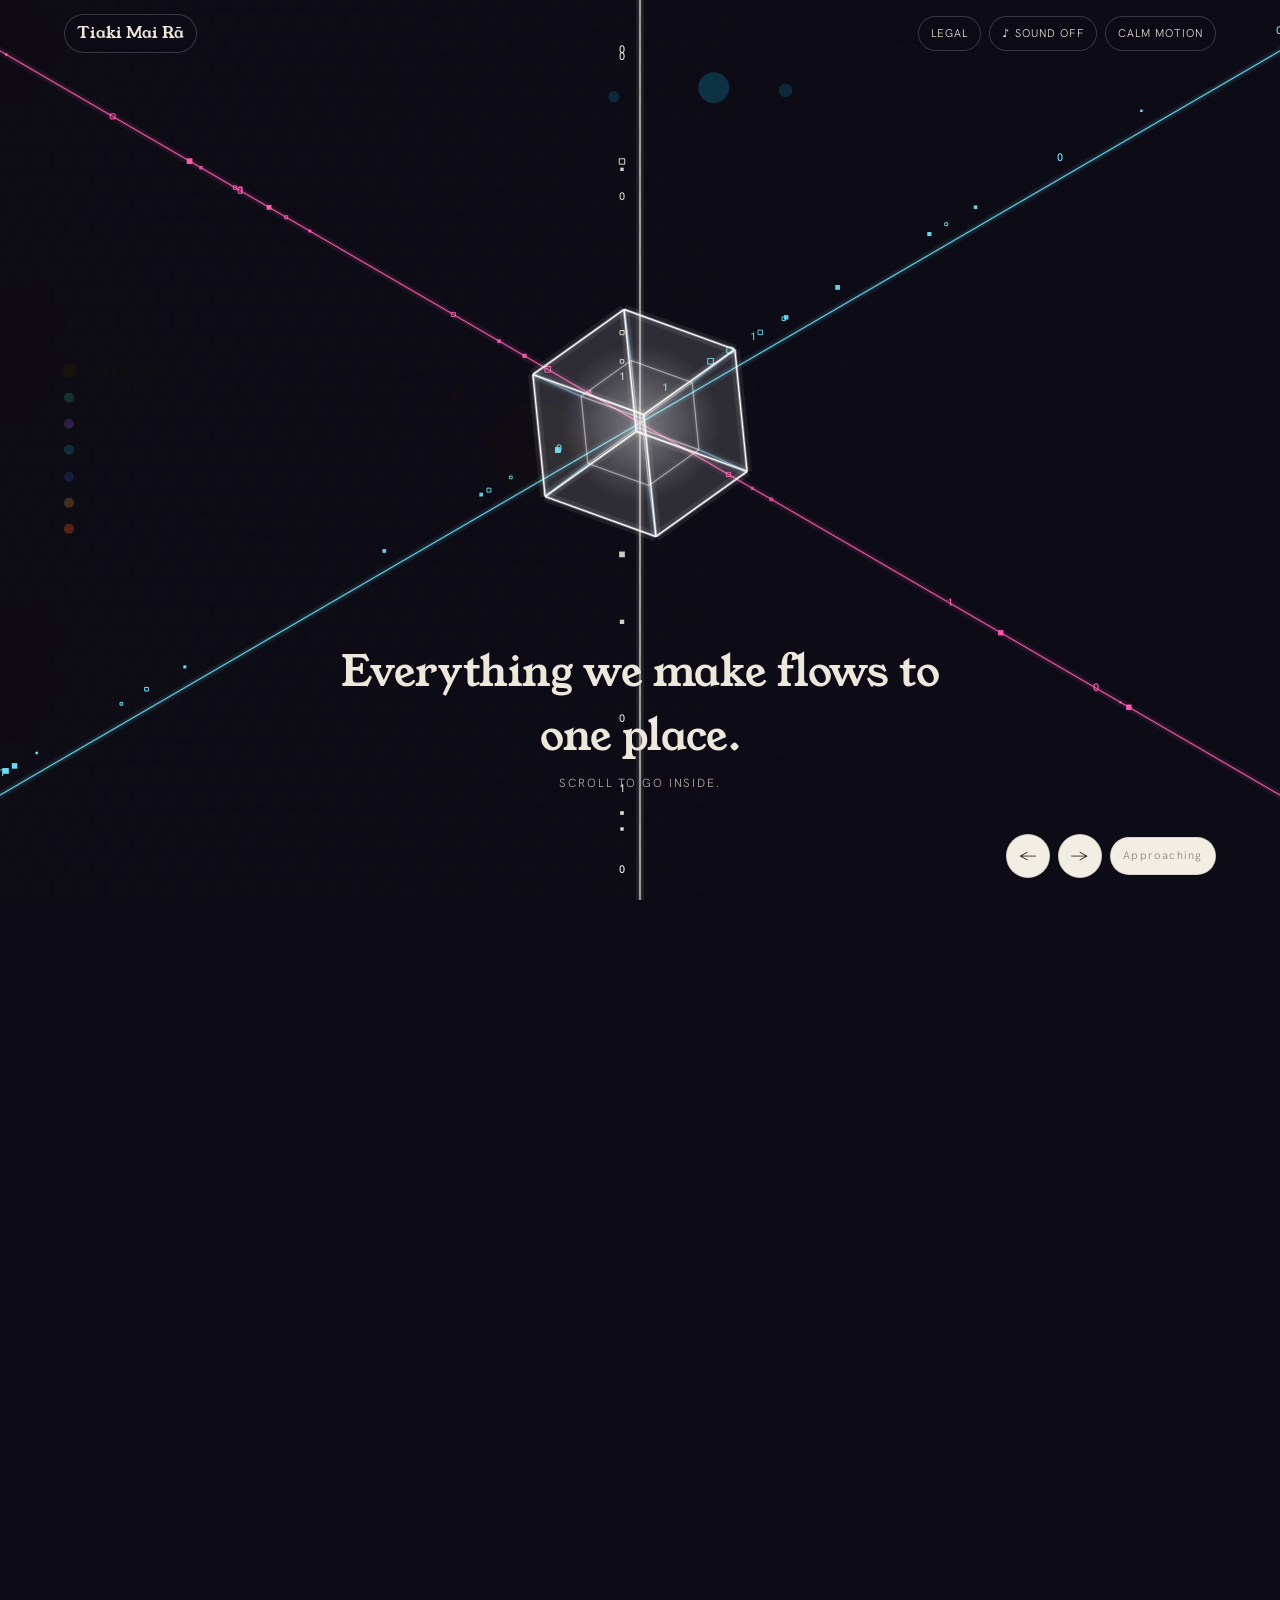
<file: index.html>
<!doctype html>
<html lang="en">
<head>
<meta charset="utf-8">
<script>document.documentElement.classList.add('js');</script>
<meta name="viewport" content="width=device-width, initial-scale=1">
<title>Tiaki Mai Rā — Māori-led digital product studio</title>
<meta name="description" content="Tiaki Mai Rā is a Māori-led digital product studio from Aotearoa New Zealand: UI/UX design and product development across web, mobile, AR and spatial computing, with AI inside and cultural grounding at the centre of the work.">
<link rel="canonical" href="https://tiakimaira.com/">
<meta property="og:type" content="website"><meta property="og:url" content="https://tiakimaira.com/">
<meta property="og:title" content="Tiaki Mai Rā — Māori-led digital product studio"><meta property="og:description" content="Tiaki Mai Rā is a Māori-led digital product studio from Aotearoa New Zealand: UI/UX design and product development across web, mobile, AR and spatial computing, with AI inside and cultural grounding at the centre of the work.">
<meta name="twitter:title" content="Tiaki Mai Rā — Māori-led digital product studio"><meta name="twitter:description" content="Tiaki Mai Rā is a Māori-led digital product studio from Aotearoa New Zealand: UI/UX design and product development across web, mobile, AR and spatial computing, with AI inside and cultural grounding at the centre of the work.">
<link rel="icon" type="image/png" href="/assets/images/logo.png">
<link rel="apple-touch-icon" href="/assets/images/logo.png">
<meta name="theme-color" content="#0d0b16" media="(prefers-color-scheme: dark)">
<meta name="theme-color" content="#f3eee3" media="(prefers-color-scheme: light)">
<meta property="og:site_name" content="Tiaki Mai Rā">
<meta property="og:image" content="https://tiakimaira.com/assets/images/og-image.png">
<meta property="og:image:width" content="1200"><meta property="og:image:height" content="630">
<meta name="twitter:card" content="summary_large_image">
<meta name="twitter:image" content="https://tiakimaira.com/assets/images/og-image.png">
<script type="application/ld+json">
{"@context":"https://schema.org","@type":"ProfessionalService","name":"Tiaki Mai Rā","description":"Tiaki Mai Rā is a Māori-led digital product studio from Aotearoa New Zealand: UI/UX design and product development across web, mobile, AR and spatial computing, with AI inside and cultural grounding at the centre of the work.","url":"https://tiakimaira.com","logo":"https://tiakimaira.com/assets/images/logo.png","image":"https://tiakimaira.com/assets/images/og-image.png","email":"peresethomas649@gmail.com","areaServed":[{"@type":"Country","name":"New Zealand"},{"@type":"City","name":"New York","containedInPlace":{"@type":"Country","name":"United States"}},{"@type":"Country","name":"Australia"}],"knowsAbout":["UI/UX design","Digital product development","Augmented Reality","Virtual Reality","Spatial computing","Apple Vision Pro","Artificial Intelligence","Digital transformation","Cultural storytelling","Māori design"],"sameAs":["https://github.com/peresethomas649-byte","https://www.linkedin.com/in/thomas-perese-140441190","https://www.linkedin.com/in/ray-jonson-tui-hikaka-5973a1213/"],"founder":[{"@type":"Person","name":"Thomas Kereama Perese"},{"@type":"Person","name":"Ray Jonson Tui Hikaka"}]}
</script>
<link rel="preconnect" href="https://fonts.googleapis.com">
<link rel="preconnect" href="https://fonts.gstatic.com" crossorigin>
<link rel="stylesheet" href="https://fonts.googleapis.com/css2?family=Young+Serif&family=Hanken+Grotesk:wght@300;400;500;600&display=swap">
<style>
:root {
    --paper: #f3eee3; --paper-2: #ebe4d5; --ink: #16130f; --ink-2: #4a4439; --ink-3: #8a8272;
    --line: rgba(22,19,15,.12);
    --guide: var(--ink);
    --gutter: clamp(16px, 5vw, 72px);
    --font-display: 'Young Serif', Georgia, serif;      /* swap in one place */
    --font-body: 'Hanken Grotesk', system-ui, sans-serif;
    --glow: #d99a2b;                                     /* route glow outside projects; projects override it with their accent */
    --ease-out: cubic-bezier(.22,.9,.3,1); --spring: cubic-bezier(.34,1.56,.64,1);
  }
  @media (prefers-color-scheme: dark) {
    :root:not([data-theme="light"]) { --paper: #14120f; --paper-2: #1c1915; --ink: #f1ebdf; --ink-2: #c9c1b1; --ink-3: #8b8474; --line: rgba(241,235,223,.14); }
  }
  :root[data-theme="dark"] { --paper: #14120f; --paper-2: #1c1915; --ink: #f1ebdf; --ink-2: #c9c1b1; --ink-3: #8b8474; --line: rgba(241,235,223,.14); }
  * { box-sizing: border-box; }
  html { scroll-behavior: auto; }
  .sr { position: fixed; left: 0; top: 0; width: 1px; height: 1px; overflow: hidden; clip: rect(0 0 0 0); white-space: nowrap; margin: 0; }
  body { margin: 0; background: var(--paper); color: var(--ink); font-family: var(--font-body); font-weight: 300; line-height: 1.55; overflow-x: hidden; }
  h1,h2,h3,h4 { font-family: var(--font-display); font-weight: 400; letter-spacing: -.01em; margin: 0 0 .4em; }
  p { color: var(--ink-2); }
  a { color: inherit; }
  .mock { display:inline-block; font-size:.6rem; letter-spacing:.14em; text-transform:uppercase; border:1px solid var(--line); border-radius:999px; padding:.2em .7em; color:var(--ink-3); margin-left:.5em; vertical-align:middle; white-space: nowrap; }
  .mock.warn { border-color: rgba(217,82,27,.5); color: #b8461a; }

  /* fixed chrome */
  .top { position: fixed; inset: 0 0 auto 0; z-index: 40; display: flex; align-items: center; justify-content: space-between; gap: 12px; padding: 14px var(--gutter); pointer-events: none; }
  .top > * { pointer-events: auto; }
  .brand { font-family: var(--font-display); font-size: 1rem; text-decoration: none; background: var(--paper); padding: 6px 12px; border-radius: 999px; border: 1px solid var(--line); white-space: nowrap; }
  .brand small { font-family: var(--font-body); font-size: .68rem; letter-spacing: .12em; text-transform: uppercase; color: var(--ink-3); margin-left: 8px; }
  .pill { font: inherit; font-size: .7rem; letter-spacing: .1em; text-transform: uppercase; background: var(--paper); color: var(--ink-2); border: 1px solid var(--line); border-radius: 999px; padding: 8px 12px; cursor: pointer; text-decoration: none; white-space: nowrap; }
  .pill[aria-pressed="true"] { background: var(--ink); color: var(--paper); border-color: var(--ink); }
  .progress { position: fixed; left: 0; top: 0; height: 2px; width: 0; background: var(--glow); z-index: 41; }

  .rail { position: fixed; left: var(--gutter); top: 50%; transform: translateY(-50%); z-index: 40; display: grid; gap: 10px; }
  .rail a { display: flex; align-items: center; gap: 10px; text-decoration: none; font-size: .66rem; letter-spacing: .12em; text-transform: uppercase; color: var(--ink-3); }
  .rail a i { width: 10px; height: 10px; border-radius: 50%; background: var(--c); opacity: .35; transition: transform .4s var(--spring), opacity .3s; }
  .rail a.on { color: var(--ink); } .rail a.on i { opacity: 1; transform: scale(1.5); }
  .rail a span { opacity: 0; transition: opacity .3s; } .rail a.on span, .rail:hover a span { opacity: 1; }
  @media (max-width: 900px) { .rail { display: none; } #legal-link { display: none; } .brand small { display: none; } .pill { padding: 7px 9px; font-size: .64rem; }
    html:not(.calm) .station.on:not(.now) { opacity: .28; filter: saturate(.6); } html:not(.calm) .station.now { opacity: 1; } }   /* on a phone, neighbours recede so the card you are on reads clearly */

  .controls { position: fixed; right: var(--gutter); bottom: 22px; z-index: 40; display: flex; gap: 8px; align-items: center; }
  .controls button { font: inherit; background: var(--paper); border: 1px solid var(--line); color: var(--ink); width: 44px; height: 44px; border-radius: 50%; cursor: pointer; transition: transform .35s var(--spring), border-color .2s; }
  .controls button:hover, .controls button:focus-visible { border-color: var(--ink); transform: scale(1.08); outline: none; }
  .controls .count { font-size: .7rem; letter-spacing: .14em; color: var(--ink-3); background: var(--paper); border: 1px solid var(--line); border-radius: 999px; padding: 9px 12px; }

  /* layers */
  .bg { position: fixed; inset: 0; width: 100%; height: 100%; z-index: 0; pointer-events: none; }
  .routecv { position: fixed; inset: 0; width: 100%; height: 100%; z-index: 1; pointer-events: none; }
  .stage { position: fixed; inset: 0; z-index: 2; overflow: hidden; }
  .geom { position: absolute; width: 0; height: 0; overflow: hidden; }
  .world { position: absolute; left: 0; top: 0; transform-origin: 0 0; will-change: transform; }
  .world svg.route { position: absolute; left: 0; top: 0; overflow: visible; pointer-events: none; }
  .route .dim { fill: none; stroke: var(--ink); stroke-opacity: .12; stroke-width: 1.5; stroke-dasharray: 3 9; stroke-linecap: round; }
  .route .ph { fill: none; stroke-linecap: round; }
  .route .ph.a { stroke-width: 22; stroke-opacity: .10; } .route .ph.b { stroke-width: 8; stroke-opacity: .22; } .route .ph.c { stroke-width: 2.4; stroke-opacity: .95; }
  @media (prefers-color-scheme: dark) { :root:not([data-theme="light"]) .route .ph.a { stroke-opacity: .2; } :root:not([data-theme="light"]) .route .ph.b { stroke-opacity: .38; } }
  :root[data-theme="dark"] .route .ph.a { stroke-opacity: .2; } :root[data-theme="dark"] .route .ph.b { stroke-opacity: .38; }
  .guide { position: fixed; inset: 0; width: 100%; height: 100%; pointer-events: none; z-index: 20; overflow: visible; }
  .guide .body, .guide .head { fill: var(--guide); }

  /* phase titles in the world: masked gradient reveal */
  .phase-title { position: absolute; font-family: var(--font-display); font-size: clamp(2.4rem, 6vw, 5.6rem); line-height: 1; white-space: nowrap; letter-spacing: -.02em; pointer-events: none;
    background: linear-gradient(90deg, var(--c) 0 40%, transparent 60%); -webkit-background-clip: text; background-clip: text; color: transparent; background-size: 300% 100%; background-position: 100% 0; transition: background-position 1.4s var(--ease-out); opacity: .9; }
  .phase-title.on { background-position: 0% 0; }
  .phase-title small { display: block; font-family: var(--font-body); font-size: .66rem; letter-spacing: .18em; text-transform: uppercase; color: var(--ink-3); -webkit-text-fill-color: var(--ink-3); margin-bottom: 8px; }

  /* stations: liquid-glass cards revealed with a circular mask */
  .station { position: absolute; width: 440px; max-width: calc(100vw - 32px); border-radius: 22px; padding: 0; overflow: hidden;
    background: color-mix(in srgb, var(--paper) 86%, transparent);
    border: 1px solid color-mix(in srgb, var(--c) 35%, var(--line)); box-shadow: 0 1px 0 rgba(255,255,255,.5) inset;
    clip-path: circle(0% at 0% 50%); transition: clip-path 1s var(--ease-out), transform .8s var(--ease-out); transform: translateY(14px); }
  .station.on { clip-path: circle(150% at 0% 50%); transform: none; }
  .station.on.settled { clip-path: none; }   /* the reveal mask is dropped once it has played: a live clip-path on every card costs frames */
  .station.now { background: color-mix(in srgb, var(--paper) 70%, transparent); backdrop-filter: blur(10px) saturate(1.2); -webkit-backdrop-filter: blur(10px) saturate(1.2); }   /* liquid glass on the active card only: cheap, and it is the one you are reading */
  .station.now { border-color: var(--c); box-shadow: 0 1px 0 rgba(255,255,255,.5) inset, 0 24px 60px -30px color-mix(in srgb, var(--c) 70%, transparent); }
  .st-vis { padding: 12px 16px 6px; background: color-mix(in srgb, var(--paper) 50%, color-mix(in srgb, var(--c) 18%, transparent)); display: flex; justify-content: center; }
  .st-vis svg { height: 128px; width: auto; max-width: 100%; display: block; }
  .st-body { padding: 14px 20px 18px; font-size: .86rem; }
  .st-meta { display: flex; justify-content: space-between; gap: 10px; font-size: .64rem; letter-spacing: .14em; text-transform: uppercase; color: var(--c); margin-bottom: 4px; }
  .st-meta .idx { color: var(--ink-3); }
  .st-body h3 { font-size: 1.2rem; margin: .1rem 0 .6rem; line-height: 1.2; }
  .star { display: grid; grid-template-columns: 22px 1fr; gap: 4px 10px; }
  .star b { font-family: var(--font-display); font-weight: 400; color: var(--c); font-size: 1rem; line-height: 1.5; }
  .star p { margin: 0 0 .35rem; }
  .st-status { display: inline-block; margin-top: .6rem; font-size: .64rem; letter-spacing: .12em; text-transform: uppercase; border: 1px solid var(--line); border-radius: 999px; padding: 3px 9px; color: var(--ink-3); }
  .station .glyph { position: absolute; right: 14px; top: 12px; width: 14px; height: 14px; background: var(--c); opacity: .9; }
  .glyph.circle { border-radius: 50%; } .glyph.square { border-radius: 3px; } .glyph.triangle { clip-path: polygon(50% 0, 100% 100%, 0 100%); } .glyph.hexagon { clip-path: polygon(25% 5%, 75% 5%, 100% 50%, 75% 95%, 25% 95%, 0 50%); } .glyph.diamond { clip-path: polygon(50% 0, 100% 50%, 50% 100%, 0 50%); }


  /* prelude: dark space, the cube, code streaming in */
  body { background: var(--paper); transition: none; }
  body.dark { background: #0d0b16; color: #eee8dc; }
  .pre { position: fixed; inset: 0; z-index: 3; pointer-events: none; }
  .pre-text { position: fixed; left: 50%; bottom: 12vh; transform: translateX(-50%); z-index: 4; text-align: center; pointer-events: none; color: #eee8dc; }
  .pre-text h1 { font-size: clamp(1.6rem, 3.6vw, 2.6rem); margin: 0 0 .3rem; }
  .pre-text p { color: #b9b2a3; font-size: .74rem; letter-spacing: .16em; text-transform: uppercase; margin: 0; }
  .pre-text .cta { pointer-events: auto; margin-top: 14px; display: none; }
  html.calm .pre-text .cta { display: inline-flex; }
  .stage { clip-path: inset(50% round 24px); }
  .stage.open { clip-path: inset(0 round 0); }
  .top.pre-mode .brand, .top.pre-mode .pill { background: rgba(13,11,22,.6); color: #eee8dc; border-color: rgba(255,255,255,.18); }
  body.dark .progress { background: #fff; }

  /* home stations */
  .station { width: 460px; }
  .st-body h3 { font-size: 1.45rem; }
  .station.core .st-body h3 { font-size: 1.9rem; }
  .kicker { font-size: .64rem; letter-spacing: .14em; text-transform: uppercase; color: var(--c); margin-bottom: 6px; display: block; }
  .st-body p { margin: .35rem 0; }
  .chips { display: flex; flex-wrap: wrap; gap: 6px; margin: 10px 0 4px; }
  .chip { display: inline-block; font-size: .66rem; letter-spacing: .1em; text-transform: uppercase; border: 1px solid var(--line); border-radius: 999px; padding: 6px 10px; color: var(--ink-2); text-decoration: none; }
  .avatar { display: block; width: 84px; height: 84px; border-radius: 50%; object-fit: cover; margin: 4px 0 12px; border: 1px solid var(--line); }
  .avatar.ph { background: color-mix(in srgb, var(--paper-2) 70%, var(--ink-3)); }
  .st-links { display: flex; flex-wrap: wrap; gap: 8px; margin-top: 12px; }
  .cta { display: inline-flex; align-items: center; gap: 8px; text-decoration: none; font-size: .72rem; letter-spacing: .12em; text-transform: uppercase; border: 1px solid var(--ink); border-radius: 999px; padding: 10px 16px; background: var(--paper); color: var(--ink); transition: transform .35s var(--spring); }
  .cta:hover, .cta:focus-visible { transform: scale(1.04); outline: none; }
  .cta.accent { background: var(--c); border-color: var(--c); color: #fff; }
  .cta.ghost { border-color: var(--line); color: var(--ink-2); }
  form.mini { display: grid; gap: 8px; margin-top: 10px; }
  form.mini input, form.mini textarea { font: inherit; padding: 10px 12px; border: 1px solid var(--line); border-radius: 10px; background: transparent; color: var(--ink); }
  .glyph-node { position: absolute; width: 14px; height: 14px; }
  /* calm / reduced motion: no cube, no camera; the node system as a readable column */
  html.calm .stage { position: static; overflow: visible; clip-path: none; }
  html.calm .world { position: static; transform: none !important; display: flex; flex-direction: column; gap: 22px; padding: 40px var(--gutter) 80px; max-width: 60rem; margin: 0 auto; width: auto !important; height: auto !important; }
  html.calm .routecv, html.calm .scroller, html.calm .guide, html.calm .rail, html.calm .controls { display: none; }
  html.calm .station { position: static; clip-path: none; transform: none; width: auto !important; max-width: 44rem; }
  html.calm .top.pre-mode .brand, html.calm .top.pre-mode .pill { background: var(--paper); color: var(--ink); border-color: var(--line); }
  html.calm .pre, html.calm .pre-text h1, html.calm .pre-text p { display: none; }
  html.calm .pre-text { position: static; transform: none; padding-top: 90px; }
  html.calm .stage { clip-path: none; }
  html.calm body, html.calm body.dark { background: var(--paper); color: var(--ink); }
  /* loading screen: the page does not scroll until fonts, layout and the first frames are in */
  .loader { --loader-bg: #0d0b16; --loader-ink: #eee8dc; position: fixed; inset: 0; z-index: 100; display: grid; place-items: center; background: var(--loader-bg, var(--paper)); color: var(--loader-ink, var(--ink)); transition: opacity .6s var(--ease-out); }
  .loader.off { opacity: 0; pointer-events: none; }
  .loader .box { text-align: center; font-size: .72rem; letter-spacing: .16em; text-transform: uppercase; }
  .loader .pct { font-family: var(--font-display); font-size: 2.6rem; letter-spacing: 0; text-transform: none; display: block; margin-bottom: 10px; font-variant-numeric: tabular-nums; }
  .loader .bar { width: 160px; height: 2px; background: color-mix(in srgb, currentColor 18%, transparent); margin: 14px auto 0; border-radius: 2px; overflow: hidden; }
  .loader .bar i { display: block; height: 100%; width: 0; background: currentColor; transition: width .25s linear; }
  html.loading { overflow: hidden; }
  /* phones: cards collapse to their title, expand on tap (the current one opens by itself) and scroll inside themselves */
  .st-toggle { display: none; }
  html.narrow:not(.calm) .station { max-height: 52vh; display: flex; flex-direction: column; }
  html.narrow .station .st-body { overflow-y: auto; -webkit-overflow-scrolling: touch; overscroll-behavior: contain; min-height: 0; }
  html.narrow:not(.calm) .station:not(.open) .st-vis, html.narrow:not(.calm) .station:not(.open) .star, html.narrow:not(.calm) .station:not(.open) .st-status, html.narrow:not(.calm) .station:not(.open) .st-body > p, html.narrow:not(.calm) .station:not(.open) .chips, html.narrow:not(.calm) .station:not(.open) form, html.narrow:not(.calm) .station:not(.open) .st-links, html.narrow:not(.calm) .station:not(.open) .avatar { display: none; }
  html.narrow .station .st-body h3 { cursor: pointer; }
  html.narrow:not(.calm) .st-toggle { display: block; flex: none; width: 100%; border: 0; border-top: 1px solid var(--line); background: transparent; font: inherit; font-size: .64rem; letter-spacing: .14em; text-transform: uppercase; padding: 9px; color: var(--c); cursor: pointer; }
  html.narrow .station.now { z-index: 3; }
  html.lite .station.now { backdrop-filter: none; -webkit-backdrop-filter: none; }
  /* phones: icon-only controls so the header never overflows */
  html.narrow .top { padding: 10px 12px; gap: 8px; }
  html.narrow .brand { font-size: .9rem; padding: 6px 10px; }
  html.narrow .top .pill { width: 36px; height: 36px; padding: 0; display: inline-grid; place-items: center; font-size: 0; }
  html.narrow #sound-toggle::after { content: '♪'; font-size: 16px; line-height: 1; }
  html.narrow #motion-toggle::after { content: '◐'; font-size: 16px; line-height: 1; }
  html.narrow #back-link::after { content: '←'; font-size: 16px; line-height: 1; }

  /* static version: what crawlers, reviewers and no-JavaScript visitors read; hidden when the interactive page is running */
  html.js .static { display: none; }
  .loader { display: none; } html.js .loader { display: grid; }
  .static { max-width: 46rem; margin: 0 auto; padding: 32px 16px 80px; color: var(--ink); background: var(--paper); font-weight: 300; line-height: 1.6; }
  .static .kicker { font-size: .68rem; letter-spacing: .16em; text-transform: uppercase; color: var(--ink-3); margin: 0 0 .4rem; }
  .static h1 { font-family: var(--font-display); font-weight: 400; font-size: clamp(1.9rem, 5vw, 2.8rem); line-height: 1.1; margin: 0 0 .6rem; }
  .static h2 { font-family: var(--font-display); font-weight: 400; font-size: 1.5rem; margin: 0 0 .6rem; }
  .static h3 { font-family: var(--font-display); font-weight: 400; font-size: 1.1rem; margin: 1.4rem 0 .3rem; }
  .static section { margin-top: 2.6rem; padding-top: 1.2rem; border-top: 1px solid var(--line); }
  .static p, .static li { color: var(--ink-2); } .static a { color: var(--ink); }
  .static nav a { display: inline-block; margin: 8px 8px 0 0; font-size: .72rem; letter-spacing: .1em; text-transform: uppercase; border: 1px solid var(--line); border-radius: 999px; padding: 6px 10px; text-decoration: none; color: var(--ink-2); }
  .static .chips { list-style: none; padding: 0; display: flex; flex-wrap: wrap; gap: 6px; } .static .chips li { font-size: .74rem; border: 1px solid var(--line); border-radius: 999px; padding: 4px 10px; }
  .static .person img { width: 96px; height: 96px; border-radius: 50%; object-fit: cover; display: block; margin: .6rem 0; }
  .static .role { font-size: .8rem; letter-spacing: .06em; text-transform: uppercase; color: var(--ink-3); }
  html:not(.js) body { background: var(--paper); color: var(--ink); } html:not(.js) .top { position: static; justify-content: flex-start; }
  html:not(.js) .controls, html:not(.js) .rail, html:not(.js) .pre-text, html:not(.js) .bg, html:not(.js) .pre, html:not(.js) .routecv, html:not(.js) .geom, html:not(.js) .guide, html:not(.js) .stage, html:not(.js) .progress, html:not(.js) #motion-toggle, html:not(.js) #sound-toggle { display: none; }
</style>
</head>
<body class="dark">
<div class="loader" id="loader" role="status" aria-live="polite"><div class="box"><span class="pct" id="load-pct">0%</span>Loading<div class="bar"><i id="load-bar"></i></div></div></div>
<div class="progress" id="progress" aria-hidden="true"></div>
<canvas class="bg" id="bg" aria-hidden="true"></canvas>
<canvas class="routecv" id="routecv" aria-hidden="true"></canvas>
<canvas class="pre" id="pre" aria-hidden="true"></canvas>
<svg class="geom" aria-hidden="true"><path id="geom-path" d=""/></svg>
<header class="top pre-mode" id="top">
  <a class="brand" href="#top">Tiaki Mai Rā</a>
  <div style="display:flex;gap:8px;align-items:center">
    <a class="pill" href="#legal" id="legal-link">Legal</a>
    <button class="pill" id="sound-toggle" aria-pressed="false" aria-label="Sound" type="button">♪ Sound off</button>
    <button class="pill" id="motion-toggle" aria-pressed="false" aria-label="Calm motion" type="button">Calm motion</button>
  </div>
</header>
<div class="pre-text" id="pre-text"><h1 id="pre-l1"></h1><p id="pre-l2"></p><a class="cta" href="#core" id="pre-enter">Enter</a></div>
<nav class="rail" id="rail" aria-label="Branches"></nav>
<div class="controls"><button type="button" id="prev" aria-label="Previous">←</button><button type="button" id="next" aria-label="Next">→</button><span class="count" id="count"></span></div>
<div class="stage" id="stage"><div class="world" id="world"></div></div>
<svg class="guide" id="guide" aria-hidden="true">
  <defs><filter id="goo" x="-40%" y="-40%" width="180%" height="180%" color-interpolation-filters="sRGB"><feGaussianBlur in="SourceGraphic" stdDeviation="4" result="blur"/><feColorMatrix in="blur" mode="matrix" values="1 0 0 0 0  0 1 0 0 0  0 0 1 0 0  0 0 0 22 -10" result="goo"/><feComposite in="SourceGraphic" in2="goo" operator="atop"/></filter></defs>
  <g id="g-body" filter="url(#goo)"><path id="head" class="head" d=""/></g>
</svg>
<div class="scroller" id="scroller" aria-hidden="true"></div>
<p class="sr" id="live" aria-live="polite"></p>
<main class="static" id="static">
<header class="s-head"><p class="kicker">Tiaki Mai Rā Limited · Aotearoa New Zealand</p><h1>Bringing the old to the new, and the future to the past.</h1><p>A New Zealand digital product studio. We design and build products, from the first sketch to the deploy, across web, mobile, AR and spatial computing, with AI inside and cultural grounding at the centre of the work.</p><nav aria-label="Sections"><a href="#s-business">Business</a><a href="#s-services">Services</a><a href="#s-team">Team</a><a href="#s-products">Products</a><a href="#s-how">How we work</a><a href="#s-contact">Contact</a></nav></header><section id="s-business"><p class="kicker">Business description</p><h2>Digital product development, end to end.</h2><p>We take a product from problem to shipped: research and strategy, UI and UX design, full-stack build, AI integration, immersive AR/VR/XR, testing and release. One small team that can carry the whole lifecycle, or slot into yours.</p><p>The problem we solve: organisations, cultural groups and small businesses need AI and new interfaces, cannot afford full teams, and are offered technology built without cultural grounding or care for the people who use it.</p><p>Who it is for: organisations adopting AI and immersive tools; construction and training providers; iwi, marae and cultural organisations; education; small businesses; and the people who use what we build.</p>
<h3>Business model</h3><p>Revenue comes from two streams: design-and-build engagements for clients, delivered by the founders with specialist contributors per project, and subscriptions to our own products as each one reaches market. Pricing is set per engagement and per product.</p></section><section id="s-services"><p class="kicker">Services</p><h2>What we offer</h2><h3>UI and UX design</h3><p>User research, journeys, wireframes, design systems, prototypes, accessibility and cultural review. Every decision recorded, so the design can be explained, not just shown.</p><h3>Product build</h3><p>Web apps and PWAs, iOS apps, marketplaces, dashboards and admin tools. Supabase, Next.js, React, Swift. Shipped on real infrastructure with real tests.</p><h3>AI assistants and automations</h3><p>Agentic assistants, knowledge bases, workflow automation and routing. Built so the system saves what it says it saves, and so a bad actor cannot run up your bill.</p><h3>Immersive AR / VR / XR</h3><p>Apple Vision Pro, iOS AR, HoloLens. Spatial storytelling and training that happens where the stories, the hazards and the people are.</p><h3>Digital transformation and adoption</h3><p>Discovery, strategy, adoption and delivery for teams that need it end to end, and need it to stick after we leave.</p><h3>Cultural storytelling</h3><p>Immersive narrative work with cultural organisations, with permissions and authority respected at every step.</p></section><section id="s-team"><p class="kicker">Team</p><h2>Founders</h2><article class="person"><img src="assets/thomas-perese.jpg" alt="Thomas Kereama Perese" width="96" height="96"><h3>Thomas Kereama Perese</h3><p class="role">Co-founder, Tiaki Mai Rā Limited</p><p>Creative technologist: AR/VR, Apple Vision Pro, full-stack development, product, Indigenous design.</p><p>Master of Philosophy in Creative Technologies, AUT (2025), First-Class Honours, fully funded by a competitive scholarship. Thesis: Guardians of Matariki, a spatial storytelling prototype for mixed reality on the Apple Vision Pro.</p><p>Bachelor of Creative Technologies, AUT (2021–2023): top student of the year in all three years, Dean's Award, seven academic awards and five scholarships.</p><p class="links"><a href="https://www.linkedin.com/in/thomas-perese-140441190" rel="noopener">LinkedIn</a></p></article><article class="person"><img src="assets/ray-hikaka.jpg" alt="Ray Jonson Tui Hikaka" width="96" height="96"><h3>Ray Jonson Tui Hikaka</h3><p class="role">Co-founder, Tiaki Mai Rā Limited</p><p>Creative technologist and researcher: research and development, data analysis, product development, immersive technologies, and artificial intelligence through a Polynesian lens, with the methodologies and frameworks to carry a project from question to product.</p><p>Bachelor of Creative Technologies, Master of Creative Technologies and PhD in Creative Technologies, AUT. Master's thesis: Enhancing Construction Health and Safety Training using Handheld Augmented Reality for Site Safety Protocols in New Zealand (2025), the research behind KINsafe.</p><p>Partner in Tiaki Mai Rā Limited; co-founder of KINsafe; collaborator on Guardians of Matariki and Nearby Stock.</p><p class="links"><a href="https://www.linkedin.com/in/ray-jonson-tui-hikaka-5973a1213/" rel="noopener">LinkedIn</a> · <a href="https://openrepository.aut.ac.nz/items/9b95c831-acfa-45e7-8a8c-65c8f5db9519" rel="noopener">Master's thesis (AUT)</a></p></article><h3>Project contributors</h3><p>Every project is a group effort. These are the people who shaped them, by project.</p><ul class="chips"><li>Otene Hopa · cultural lead, KINsafe</li><li>Donna Perese · stakeholder and industry relationships, KINsafe; community and market validation, Nearby Stock</li><li>Ray Hikaka · KINsafe, Guardians of Matariki, Nearby Stock</li><li>Professor Rachel Shearer · primary supervisor, Guardians of Matariki (AUT)</li><li>Professor Stefan Marks · secondary supervisor, Guardians of Matariki (AUT)</li><li>Dr Zena Elliott · artist, Guardians of Matariki artwork (Ngāti Awa)</li><li>Piripi Taylor · cultural advisor and voice, Guardians of Matariki</li></ul><h3>Partners and stakeholders</h3><p>Organisations we have worked with or alongside. Listing is not endorsement.</p><ul class="chips"><li>Auckland University of Technology · research home</li><li>WorkSafe New Zealand · regulator in conversation, KINsafe</li><li>Toi Ohomai · AR storytelling</li><li>TINA · digital transformation for small business</li><li>Māori non-profits · cultural storytelling</li><li>Past: SkillsVR, 3C Codes, Accenture</li></ul></section><section id="s-products"><p class="kicker">Products and research</p><h2>What we make</h2><article class="product"><h3>Guardians of Matariki</h3><p class="role">Stage: Research prototype · visionOS</p><p>A spatial storytelling experience for Apple Vision Pro, grounded in Matariki. Sprint 03 build-out, pre-release, no external study yet.</p><p>52 design decisions recorded across 8 Double Diamond phases. <a href="/journey.html#gom">Read the Guardians of Matariki roadmap</a>.</p></article><article class="product"><h3>KINsafe</h3><p class="role">Stage: Product · iOS AR</p><p>AR safety training that turns a learner's own space into a construction scenario. TestFlight target.</p><p>48 design decisions recorded across 8 Double Diamond phases. <a href="/journey.html#kinsafe">Read the KINsafe roadmap</a>.</p></article><article class="product"><h3>Tiaki</h3><p class="role">Stage: Product · web PWA</p><p>An AI assistant that carries your context so you never pay the restart tax. Live prototype.</p><p>32 design decisions recorded across 8 Double Diamond phases. <a href="/journey.html#tiaki">Read the Tiaki roadmap</a>.</p></article><article class="product"><h3>Nearby Stock</h3><p class="role">Stage: Product · Next.js PWA</p><p>Wholesale stock near you, when you need it. MVP complete in demo mode.</p><p>38 design decisions recorded across 8 Double Diamond phases. <a href="/journey.html#nearby">Read the Nearby Stock roadmap</a>.</p></article><article class="product"><h3>WAGA · World Art Generator</h3><p class="role">Stage: Experimental · visionOS</p><p>Generate and walk into spatial worlds on Apple Vision Pro. On-device build, persistence verified.</p><p>22 design decisions recorded across 4 Double Diamond phases. <a href="/journey.html#waga">Read the WAGA · World Art Generator roadmap</a>.</p></article><h3>Past works, roles and prototypes</h3><p>Links go to the current public pages and videos.</p><ul class="chips"><li>Accenture Song · internship, no public link</li><li>Spatial Invaders · visionOS prototype</li><li>Blender character pipeline · rigging to USDZ to visionOS</li></ul><p class="links"><a href="https://tiakimaira.com/my-story/" rel="noopener">My Story</a> · <a href="https://youtu.be/ezRUdjYpfCM" rel="noopener">Microsoft HoloLens</a> · <a href="https://youtu.be/n2o9SX4FM3c" rel="noopener">HoloLens 2 MRTK</a> · <a href="https://www.linkedin.com/posts/thomas-perese-140441190_mentalwellness-immersivetechnology-vrtraining-activity-6981319841764827136-eb1U" rel="noopener">SkillsVR training modules</a> · <a href="https://youtu.be/cHgGJdDxML8" rel="noopener">Indigenous AR concepts</a> · <a href="https://youtu.be/CEmShMY31d4" rel="noopener">Smart Stop</a> · <a href="https://youtu.be/OfG2aAhmLfo" rel="noopener">Earlier Tiaki chatbot</a></p></section><section id="s-how"><p class="kicker">How we work</p><h2>Discover, define, develop, deliver. Evidence before assumptions.</h2><p>A Double Diamond spine with research methods inside it, agile delivery around it, and a written decision record at every turn. Every project journey on this site is this process, shown rather than described.</p><p>Three commitments: cultural authority is named before cultural work starts; a design is locked before code depends on it; nothing is claimed that the evidence does not support.</p><h3>Find out what is true before deciding what to build.</h3><p>Research framing with the Research Onion; Kaupapa Māori and Design-Based Research where they fit; personas built from real contexts; domain briefs; reflective journals; heuristic walkthroughs of what exists.</p><ul class="chips"><li>Research Onion</li><li>Design-Based Research</li><li>Kaupapa Māori</li><li>personas</li><li>domain briefs</li><li>heuristic review</li></ul><h3>Lock the design before code depends on it.</h3><p>Journeys and storyboards; a backlog prioritised with MoSCoW; user stories; design-system and motion contracts; cultural-review holds cleared in structured sittings; a dated decision record for every call.</p><ul class="chips"><li>Double Diamond</li><li>MoSCoW</li><li>user stories</li><li>storyboards</li><li>design contracts</li><li>decision records</li></ul><h3>Small, reversible steps on the real device.</h3><p>Agile sprints with reviews and retrospectives; one design-agnostic plumbing ticket before feature work; clone-and-swap patterns for repeated content; SOLID, DRY, KISS and YAGNI as the code rules; the owner on the headset or phone every round.</p><ul class="chips"><li>Agile / Scrum</li><li>sprints and retros</li><li>SOLID · DRY · KISS · YAGNI</li><li>on-device rounds</li><li>asset pipelines</li></ul><h3>Nothing ships past a gate it has not earned.</h3><p>Functional, accessibility, performance and security checks; NASA-TLX and TAM-informed evaluation when it fits; cultural review before any public showing; honest limitations recorded next to results; release notes and rollback.</p><ul class="chips"><li>NASA-TLX</li><li>TAM</li><li>cultural review checklist</li><li>security review</li><li>reduced-motion paths</li><li>release and rollback</li></ul><h3>For when the answer is not obvious.</h3><p>Lotus Blossom to open a problem up; Six Thinking Hats to argue with ourselves; Cognitive Load Theory and Bloom's taxonomy when something has to teach; STAR to explain what we did and what came of it.</p><ul class="chips"><li>Lotus Blossom</li><li>Six Thinking Hats</li><li>Cognitive Load Theory</li><li>Bloom's taxonomy</li><li>STAR</li></ul><h3>AI in the loop, people on the decisions.</h3><p>We run specialist AI agents under a project manager pattern, with a vault of context per project and a written handoff between every stage. The owner approves scope, culture and release; the agents do the legwork and record it.</p><ul class="chips"><li>project vaults</li><li>specialist agents</li><li>handoff briefs</li><li>owner approvals</li></ul></section><section id="s-skills"><p class="kicker">Technical skills</p><h2>The technical range behind the work.</h2><p>Grouped into knowledge blocks. Each block lists what we actually use, not what we have heard of. Ray's blocks will be added from his record.</p><h3>Languages and frameworks</h3><ul class="chips"><li>Swift</li><li>SwiftUI</li><li>RealityKit</li><li>ARKit</li><li>TypeScript</li><li>JavaScript</li><li>React</li><li>Next.js</li><li>Node.js</li><li>Express</li><li>HTML</li><li>CSS</li><li>C#</li><li>Java</li><li>Python</li><li>SQL</li><li>PostgreSQL</li><li>MongoDB</li><li>Supabase</li><li>REST APIs</li><li>object-oriented design</li><li>SOLID</li></ul><h3>Immersive platforms</h3><ul class="chips"><li>Apple Vision Pro / visionOS</li><li>ARKit</li><li>ARCore</li><li>AR Foundation</li><li>HoloLens 2 / MRTK</li><li>Reality Composer Pro</li><li>Unity</li><li>Unreal Engine</li><li>Snap Lens</li><li>Gaussian splats</li><li>USDZ pipeline</li><li>hand and gaze input</li></ul><h3>3D, rigging, motion</h3><ul class="chips"><li>Blender</li><li>Maya</li><li>Rhino</li><li>Fusion 360</li><li>Spline 3D</li><li>Meshy AI</li><li>Mixamo</li><li>rigging and shape keys</li><li>USD / USDZ export</li><li>animation clips to RealityKit</li><li>procedural assets</li></ul><h3>UI / UX and visual</h3><ul class="chips"><li>Figma</li><li>Adobe Illustrator</li><li>After Effects</li><li>Premiere Pro</li><li>Webflow</li><li>design systems</li><li>wireframes and storyboards</li><li>accessibility (WCAG)</li><li>motion design</li><li>Apple HIG</li><li>user-centred design</li><li>Double Diamond</li></ul><h3>Agentic systems</h3><ul class="chips"><li>Claude and Claude Code</li><li>Gemini</li><li>ChatGPT</li><li>prompt and schema design</li><li>structured-output validation</li><li>routers and specialists</li><li>knowledge bases</li><li>rate limiting and abuse hardening</li><li>MCP tools</li><li>AI-assisted 3D and asset pipelines</li></ul><h3>Mechatronics and electronics</h3><ul class="chips"><li>Arduino</li><li>RFID</li><li>sensors</li><li>LCD displays</li><li>Wi-Fi modules</li><li>circuit design</li><li>embedded prototypes</li></ul><h3>Building the business</h3><ul class="chips"><li>company formation</li><li>pricing and unit economics</li><li>pilots and partnerships</li><li>programme applications</li><li>pitching and presenting</li><li>legal and privacy drafting</li><li>Stripe and App Store billing</li><li>operations and bookkeeping</li></ul><h3>How it ships</h3><ul class="chips"><li>Git and GitHub</li><li>Netlify</li><li>Supabase</li><li>Xcode and TestFlight</li><li>App Store</li><li>Cloudinary</li><li>Playwright and Vitest</li><li>Jira, Trello, Monday</li><li>Agile / Scrum</li><li>decision records</li></ul></section><section id="s-contact"><p class="kicker">Contact</p><h2>Tell us about your project.</h2><p>Email: peresethomas649@gmail.com</p><p class="links"><a href="mailto:peresethomas649@gmail.com">peresethomas649@gmail.com</a> · <a href="https://www.linkedin.com/in/thomas-perese-140441190" rel="noopener">Thomas on LinkedIn</a> · <a href="https://www.linkedin.com/in/ray-jonson-tui-hikaka-5973a1213/" rel="noopener">Ray on LinkedIn</a> · <a href="https://github.com/peresethomas649-byte" rel="noopener">GitHub</a></p><p class="links"><a href="/legal.html#terms">Terms of Use</a> · <a href="/legal.html#privacy">Privacy Statement</a></p></section></main>
<script src="home-data.js"></script>
<script src="sound.js"></script>
<script>
(() => {
'use strict';
const $ = (s, r = document) => r.querySelector(s), $$ = (s, r = document) => [...r.querySelectorAll(s)];
const esc = s => String(s).replace(/[&<>"]/g, c => ({ '&': '&amp;', '<': '&lt;', '>': '&gt;', '"': '&quot;' }[c]));
const clamp = (v, a, b) => Math.min(b, Math.max(a, v)), lerp = (a, b, t) => a + (b - a) * t;
const easeIO = t => t < .5 ? 2 * t * t : 1 - Math.pow(-2 * t + 2, 2) / 2, easeOut = t => 1 - Math.pow(1 - t, 3);
const D = window.HOME; const nodes = D.nodes; const phases = D.phases; const phaseOf = id => phases.find(p => p.id === id) || phases[0];
// ---------- loading: fonts, layout, then a dozen warm frames before the page is allowed to scroll
if ('scrollRestoration' in history) history.scrollRestoration = 'manual';   // the page is driven by scroll: always start at the top, deep links re-seek themselves
const LOAD = { pct: 0, ready: false, frames: 0 }; document.documentElement.classList.add('loading');
function loadPct(p) { LOAD.pct = Math.max(LOAD.pct, p); const el = $('#load-pct'); if (el) el.textContent = Math.round(LOAD.pct) + '%'; const b = $('#load-bar'); if (b) b.style.width = LOAD.pct + '%'; }
function loadDone() { if (LOAD.ready) return; LOAD.ready = true; loadPct(100); setTimeout(() => { $('#loader').classList.add('off'); document.documentElement.classList.remove('loading'); }, 180); }
loadPct(12); (document.fonts && document.fonts.ready ? document.fonts.ready : Promise.resolve()).then(() => loadPct(45)); setTimeout(loadDone, 7000);   // never trap the visitor
const lite = matchMedia('(pointer: coarse)').matches || innerWidth < 900 || (navigator.hardwareConcurrency || 8) <= 2 || (navigator.deviceMemory || 8) <= 2; document.documentElement.classList.toggle('lite', lite);
const SND = window.TMR_SOUND; SND.init($('#sound-toggle')); SND.ambient('digital');
$('#pre-l1').textContent = D.prelude.line1; $('#pre-l2').textContent = D.prelude.line2;

document.addEventListener('transitionend', e => { if (e.propertyName === 'clip-path' && e.target.classList && e.target.classList.contains('station')) { if (e.target.classList.contains('on')) e.target.classList.add('settled'); } });
const mq = matchMedia('(prefers-reduced-motion: reduce)'); const toggle = $('#motion-toggle'); let calm = mq.matches;
const applyCalm = () => { document.documentElement.classList.toggle('calm', calm); toggle.setAttribute('aria-pressed', String(calm)); layout(); };
toggle.addEventListener('click', () => { calm = !calm; applyCalm(); }); mq.addEventListener('change', e => { calm = e.matches; applyCalm(); });

// ---------- graph layout: positions from parent + angle + distance; route through nodes in order
let vw = innerWidth, vh = innerHeight, narrow = false; const PRE_VH = 2.4, OUT_VH = 3.4;   // viewport-heights of scroll spent approaching the cube, and leaving it at the end
const world = $('#world'); let pts = [], marks = [], samples = [], routePath = null, routeLen = 0, W = 0, H = 0, phaseStartL = [], pos = {};
const rcv = $('#routecv'), rctx = rcv.getContext('2d');
function build() {
  narrow = vw < 900; document.documentElement.classList.toggle('narrow', narrow); const k = narrow ? .62 : 1;
  pos = {}; nodes.forEach(n => { if (!n.parent) { pos[n.id] = { x: 0, y: 0 }; return; } const p = pos[n.parent]; const a = n.angle * Math.PI / 180; const leaf = n.parent !== 'core' ? 1.38 : 1;   // leaves sit further out so their cards never cover the branch card
    pos[n.id] = { x: p.x + Math.cos(a) * n.r * k * leaf, y: p.y + Math.sin(a) * n.r * k * leaf }; });
  pts = nodes.map(n => pos[n.id]);
  // stations first, so their measured heights can push overlapping cards apart before the route is drawn
  world.innerHTML = ''; const cardW = narrow ? Math.min(460, vw - 32) : 460; const offX = narrow ? -cardW / 2 : 46, offY = narrow ? 40 : -120;
  const els = nodes.map((n, i) => { const ph = phaseOf(n.phase); const c = n.accent || ph.colour; const el = document.createElement('article'); el.className = 'station' + (i === 0 ? ' core' : ''); el.id = 'st-' + i; el.style.setProperty('--c', c); el.style.width = cardW + 'px';
    const items = n.items ? `<div class="chips">${n.items.map(x => `<span class="chip">${esc(x)}</span>`).join('')}</div>` : '';
    const links = [];
    if (n.journey) links.push(`<a class="cta accent" href="/journey.html#${n.journey}">Travel the ${esc(n.title)} roadmap →</a>`);
    (n.links || []).forEach(l => links.push(`<a class="cta ghost" href="${l.href}" target="_blank" rel="noopener">${esc(l.label)} ↗</a>`));
    if (i === 0) links.push(`<a class="cta ghost" href="#st-1">Begin →</a>`);
    const photo = n.photo !== undefined ? (n.photo ? `<img class="avatar" src="${n.photo}" alt="${esc(n.title)}">` : '<span class="avatar ph" aria-hidden="true"></span>') : '';
    const form = n.form ? `<form class="mini" id="contact-form" action="https://formspree.io/f/mgodwywl" method="POST"><input type="text" name="name" placeholder="Name" aria-label="Name" required autocomplete="name"><input type="email" name="email" placeholder="Email" aria-label="Email" required autocomplete="email"><textarea name="message" rows="3" placeholder="Your project" aria-label="Message" required></textarea><input type="text" name="_gotcha" tabindex="-1" autocomplete="off" aria-hidden="true" style="position:absolute;left:-9999px"><p class="notice" style="font-size:.74rem;color:var(--ink-3)">We use what you send only to reply to you. <a href="legal.html#privacy">Privacy statement</a>.</p><button class="cta" type="submit">Send</button><p class="form-status" aria-live="polite" style="font-size:.8rem;margin-top:.5rem"></p></form>` : '';
    el.innerHTML = `<i class="glyph ${n.shape || ph.shape}" style="position:absolute;right:14px;top:12px;width:14px;height:14px;background:${c}"></i><div class="st-body"><span class="kicker">${esc(n.kicker)} </span>${photo}<h3>${esc(n.title)}</h3>${(n.body || []).map(b => `<p>${esc(b)}</p>`).join('')}${items}${form}${links.length ? `<div class="st-links">${links.join('')}</div>` : ''}</div><button class="st-toggle" type="button" aria-expanded="false">More ▾</button>`;
    world.appendChild(el); return el; });
  const hs = els.map(el => el.offsetHeight || 260); loadPct(70);
  // relax: leaves (and branch hubs, more slowly) slide apart until no two cards overlap; the core stays put
  const wgt = nodes.map(n => !n.parent ? 0 : n.parent === 'core' ? .25 : 1); const M = 28;
  for (let it = 0; it < 60; it++) { let moved = 0; for (let i = 0; i < pts.length; i++) for (let j = i + 1; j < pts.length; j++) { const a = pts[i], b = pts[j]; if (!wgt[i] && !wgt[j]) continue;
      const ax0 = a.x + offX - M, ay0 = a.y + offY - M, ax1 = ax0 + cardW + 2 * M, ay1 = ay0 + hs[i] + 2 * M; const bx0 = b.x + offX - M, by0 = b.y + offY - M, bx1 = bx0 + cardW + 2 * M, by1 = by0 + hs[j] + 2 * M;
      const ox = Math.min(ax1, bx1) - Math.max(ax0, bx0), oy = Math.min(ay1, by1) - Math.max(ay0, by0); if (ox <= 0 || oy <= 0) continue; moved++;
      const tw = wgt[i] + wgt[j]; const acx = (ax0 + ax1) / 2, bcx = (bx0 + bx1) / 2, acy = (ay0 + ay1) / 2, bcy = (by0 + by1) / 2;
      if (ox < oy) { const sgn = acx <= bcx ? 1 : -1; a.x -= sgn * ox * wgt[i] / tw * .55; b.x += sgn * ox * wgt[j] / tw * .55; } else { const sgn = acy <= bcy ? 1 : -1; a.y -= sgn * oy * wgt[i] / tw * .55; b.y += sgn * oy * wgt[j] / tw * .55; } }
    if (!moved) break; }
  const minX = Math.min(...pts.map(p => p.x)) - 900, minY = Math.min(...pts.map(p => p.y)) - 900; pts = pts.map(p => ({ x: p.x - minX, y: p.y - minY })); nodes.forEach((n, i) => pos[n.id] = pts[i]);
  W = Math.max(...pts.map(p => p.x)) + 1100; H = Math.max(...pts.map(p => p.y)) + 1000;
  els.forEach((el, i) => { const p = pts[i]; el.style.left = (p.x + offX) + 'px'; el.style.top = (p.y + offY) + 'px'; });
  const rp = []; for (let i = 0; i < pts.length; i++) { rp.push(pts[i]); if (i < pts.length - 1) { const a = pts[i], b = pts[i + 1]; const dx = b.x - a.x, dy = b.y - a.y, L = Math.hypot(dx, dy) || 1; let nx = -dy / L, ny = dx / L; if (Math.abs(dx) >= Math.abs(dy) ? ny > 0 : nx > 0) { nx = -nx; ny = -ny; } const bul = Math.min(220, L * .28); rp.push({ x: (a.x + b.x) / 2 + nx * bul, y: (a.y + b.y) / 2 + ny * bul }); } }
  let d = `M ${rp[0].x} ${rp[0].y}`; for (let i = 0; i < rp.length - 1; i++) { const p0 = rp[Math.max(i - 1, 0)], p1 = rp[i], p2 = rp[i + 1], p3 = rp[Math.min(i + 2, rp.length - 1)]; d += ` C ${p1.x + (p2.x - p0.x) / 6} ${p1.y + (p2.y - p0.y) / 6} ${p2.x - (p3.x - p1.x) / 6} ${p2.y - (p3.y - p1.y) / 6} ${p2.x} ${p2.y}`; }
  world.style.width = W + 'px'; world.style.height = H + 'px';
  routePath = $('#geom-path'); routePath.setAttribute('d', d); routeLen = routePath.getTotalLength();
  samples = []; for (let s0 = 0; s0 <= routeLen; s0 += 10) { const q = routePath.getPointAtLength(s0); samples.push([s0, q.x, q.y]); }
  marks = pts.map(p => { let best = 0, bd = 1e18; for (const [s0, x, y] of samples) { const dd = (x - p.x) ** 2 + (y - p.y) ** 2; if (dd < bd) { bd = dd; best = s0; } } return best; });
  phaseStartL = phases.map(ph => { const first = nodes.findIndex(n => n.phase === ph.id); return first >= 0 ? marks[first] : routeLen; });
  $('#rail').innerHTML = phases.map(ph => `<a href="#${nodes.findIndex(n => n.phase === ph.id)}" data-phase="${ph.id}" style="--c:${ph.colour}"><i></i><span>${esc(ph.name)}</span></a>`).join('');
  $('#scroller').style.height = calm ? '0px' : ((PRE_VH + nodes.length + 1 + OUT_VH) * vh * 1.1) + 'px';
}

// ---------- scroll: prelude first (approach the cube), then the node system
let L = 0, travelAmt = 0, idx = -1, curPhase = null, pre = 0, inside = false, wasInsideOnce = false, out = 0, needColour = true;
function progress() {
  if (calm) { inside = true; return; }
  const max = Math.max(1, $('#scroller').offsetHeight - vh); const y = scrollY; const preLen = PRE_VH * vh * 1.1, outLen = OUT_VH * vh * 1.1, nodeLen = Math.max(1, max - preLen - outLen);
  // the loop: past the last node the camera pulls back to show the whole network, the dark returns and the cube closes over it;
  // the final frame is the first frame, so the page silently rewinds and you can go through again
  out = clamp((y - preLen - nodeLen) / outLen, 0, 1);
  if (out > .999) { scrollTo(0, 0); cam.z = 1.6; out = 0; }
  pre = y < preLen ? clamp(y / preLen, 0, 1) : out > .5 ? 1 - easeIO((out - .5) * 2) : 1;
  const wasInside = inside; inside = pre >= 1;
  if (inside !== wasInside) { SND.ambient(inside ? 'organic' : 'digital'); if (inside) SND.enter(); else SND.exit(); }
  document.body.classList.toggle('dark', pre < .92); $('#stage').classList.toggle('open', pre > .72); $('#top').classList.toggle('pre-mode', pre < .9);
  $('#pre-text').style.opacity = String(clamp(1 - pre * 2.2, 0, 1));
  $('#progress').style.width = (clamp(y / max, 0, 1) * 100).toFixed(2) + '%';
  const t = clamp((y - preLen) / nodeLen, 0, 1); const n = pts.length - 1; const u = t * n; let i = Math.floor(u), f = u - i; if (i >= n) { i = n; f = 0; }
  const dwell = .4; const travel = f < dwell ? 0 : easeIO((f - dwell) / (1 - dwell)); L = out > 0 ? lerp(marks[n], routeLen, Math.min(1, out * 3)) : lerp(marks[i], marks[Math.min(i + 1, n)], travel); travelAmt = out > 0 ? 0 : travel;
  const stIdx = inside ? clamp(Math.floor(u + .6), 0, nodes.length - 1) : -1;
  $$('.station').forEach((el, k) => { el.classList.toggle('on', k <= stIdx); if (k > stIdx) el.classList.remove('settled'); el.classList.toggle('now', k === stIdx && out === 0); });
  if (stIdx !== idx) autoOpen(stIdx);
  if (stIdx !== idx) { idx = stIdx; const nd = nodes[Math.max(0, idx)]; $('#count').textContent = idx < 0 ? (out > 0 ? 'Returning' : 'Approaching') : `${idx + 1} / ${nodes.length}`; $('#live').textContent = idx < 0 ? D.prelude.line1 : `${nd.title}. ${phaseOf(nd.phase).name}.`; if (idx >= 0) { history.replaceState(null, '', '#' + nd.id); if (inside && wasInsideOnce) SND.arrive(); } }
  const ph = phaseOf(nodes[clamp(Math.round(u), 0, nodes.length - 1)].phase);
  if (ph !== curPhase) { curPhase = ph; document.documentElement.style.setProperty('--guide', ph.colour); setShape(ph.shape); bgSet(ph.bg, ph.colour); $$('#rail a').forEach(a => a.classList.toggle('on', a.dataset.phase === ph.id)); energy = 1; if (inside && wasInsideOnce) SND.phase(phases.indexOf(ph)); }
}

// ---------- camera
const cam = { x: 0, y: 0, z: 1, vx: 0, vy: 0 };
function camera(dt) {
  if (calm) return null; const rp = routePath.getPointAtLength(L); const core = pts[0];
  const zFit = Math.min(vw / W, vh / H) * .92; const k = easeIO(Math.min(1, out * 2));        // out: pull back until the whole network fits, centred on the core
  const zoomIn = out > 0 ? (inside ? lerp(1, zFit, k) : zFit * lerp(1, .45, easeIO((out - .5) * 2))) : inside ? 1 : lerp(1.6, 1, easeOut(pre));        // we arrive from above: the world settles from 1.6× to 1× as we enter
  cam.z += (zoomIn - cam.z) * (out > 0 ? .04 : .06) * dt; if (Math.abs(zoomIn - cam.z) < .0006) cam.z = zoomIn;   // snap, or the creeping scale re-rasterises the world every frame
  const p = { x: lerp(rp.x, core.x, k), y: lerp(rp.y, core.y, k) };
  const ax = lerp(narrow ? vw * .5 : vw * .42, vw * .5, k), ay = lerp(narrow ? vh * .3 : vh * .5, vh * .5, k); const tx = ax - p.x * cam.z, ty = ay - p.y * cam.z;
  if (!inside && pre < .6 && out === 0) { cam.x = tx; cam.y = ty; cam.vx = cam.vy = 0; } else { cam.vx = (cam.vx + (tx - cam.x) * .06) * .8; cam.vy = (cam.vy + (ty - cam.y) * .06) * .8; cam.x += cam.vx * dt; cam.y += cam.vy * dt; }
  if (Math.abs(tx - cam.x) < .08 && Math.abs(cam.vx) < .02) { cam.x = tx; cam.vx = 0; } if (Math.abs(ty - cam.y) < .08 && Math.abs(cam.vy) < .02) { cam.y = ty; cam.vy = 0; }
  const tf = `translate(${cam.x.toFixed(1)}px, ${cam.y.toFixed(1)}px) scale(${cam.z.toFixed(4)})`; if (tf !== cam.tf) { cam.tf = tf; world.style.transform = tf; } return { x: p.x * cam.z + cam.x, y: p.y * cam.z + cam.y };
}

// ---------- the node graph + the glowing route, drawn in viewport space
const seedOf = s => { let h = 0; for (const ch of s) h = (h * 31 + ch.charCodeAt(0)) >>> 0; return h; };
const srnd = seed => () => (seed = (seed * 1664525 + 1013904223) >>> 0) / 4294967296;
function phaseAtL(l) { let k = 0; for (let i = 1; i < phases.length; i++) if (l >= phaseStartL[i]) k = i; return phases[k]; }
function drawRoute() {
  const c = rctx; c.clearRect(0, 0, vw, vh); if (!samples.length) return; const toV = (x, y) => [x * cam.z + cam.x, y * cam.z + cam.y];
  const dark = matchMedia('(prefers-color-scheme: dark)').matches; const ink = getComputedStyle(document.documentElement).getPropertyValue('--ink').trim();
  c.lineCap = 'round'; c.lineJoin = 'round';
  // graph edges (parent → child) and satellite dots: the node system
  nodes.forEach((n, i) => { const p = pts[i]; const [X, Y] = toV(p.x, p.y); if (X < -600 || X > vw + 600 || Y < -600 || Y > vh + 600) return; const col = n.accent || phaseOf(n.phase).colour; const visited = i <= idx;
    if (n.parent) { const q = pos[n.parent]; const [QX, QY] = toV(q.x, q.y); c.globalAlpha = visited ? .35 : .16; c.strokeStyle = ink; c.lineWidth = 1; c.beginPath(); c.moveTo(QX, QY); c.lineTo(X, Y); c.stroke(); }
    const r = srnd(seedOf(n.id)); const sats = 3 + Math.floor(r() * 4);
    for (let k = 0; k < sats; k++) { const a = r() * Math.PI * 2, d = (40 + r() * 90) * cam.z, rr = (1.5 + r() * 3.5) * cam.z; const sx = X + Math.cos(a) * d, sy = Y + Math.sin(a) * d; c.globalAlpha = (visited ? .5 : .22); c.strokeStyle = ink; c.lineWidth = .8; c.beginPath(); c.moveTo(X, Y); c.lineTo(sx, sy); c.stroke(); c.fillStyle = col; c.globalAlpha = visited ? .7 : .3; c.beginPath(); c.arc(sx, sy, rr, 0, 7); c.fill(); }
    c.fillStyle = col; c.globalAlpha = visited ? .95 : .4; c.beginPath(); c.arc(X, Y, (n.size || 12) * cam.z, 0, 7); c.fill();
    if (i === idx) { c.globalAlpha = .25; c.strokeStyle = col; c.lineWidth = 2; c.beginPath(); c.arc(X, Y, ((n.size || 12) + 10) * cam.z, 0, 7); c.stroke(); } });
  // dim route
  c.setLineDash([3, 9]); c.lineWidth = 1.5; c.strokeStyle = ink; c.globalAlpha = .14; c.beginPath(); let pen = false;
  for (const [s0, x, y] of samples) { const [X, Y] = toV(x, y); const vis = X > -200 && X < vw + 200 && Y > -200 && Y < vh + 200; if (vis) { if (!pen) { c.moveTo(X, Y); pen = true; } else c.lineTo(X, Y); } else pen = false; } c.stroke(); c.setLineDash([]);
  // lit route, phase-coloured, three passes
  for (const [w, a] of [[22, dark ? .2 : .1], [8, dark ? .38 : .22], [2.4, .95]]) { c.lineWidth = w; c.globalAlpha = a; let cur = null; c.beginPath();
    for (const [s0, x, y] of samples) { if (s0 > L) break; const ph = phaseAtL(s0); const [X, Y] = toV(x, y); if (ph !== cur) { if (cur) c.stroke(); c.beginPath(); c.strokeStyle = ph.colour; cur = ph; c.moveTo(X, Y); } else c.lineTo(X, Y); }
    if (cur) { const q = routePath.getPointAtLength(L); const [X, Y] = toV(q.x, q.y); c.lineTo(X, Y); c.stroke(); } }
  c.globalAlpha = 1;
}

// ---------- the prelude: a tesseract in dark space, code streaming in along three axes
const pcv = $('#pre'), pctx = pcv.getContext('2d'); let pW = 0, pH = 0, pDPR = 1; const motes = [];
function preResize() { pDPR = lite ? 1 : Math.min(1.5, devicePixelRatio || 1); pW = innerWidth; pH = innerHeight; pcv.width = pW * pDPR; pcv.height = pH * pDPR; pctx.setTransform(pDPR, 0, 0, pDPR, 0, 0); motes.length = 0; for (let i = 0; i < 140; i++) motes.push({ axis: i % 3, t: Math.random(), sp: .0015 + Math.random() * .003, g: Math.random() < .35 ? (Math.random() < .5 ? '0' : '1') : (Math.random() < .5 ? 'sq' : 'ring'), s: 2 + Math.random() * 4, side: Math.random() < .5 ? 1 : -1 }); }
const AX = [[.86, -.5], [-.86, -.5], [0, 1]]; const AXC = ['#6fe7ff', '#ff5fb4', '#f3eee3'];   // isometric axes and their colours
function project(v, R) { // v in cube space, R = rotation angles
  let [x, y, z, w] = v; const [a, b, g] = R; // 4D → 3D: fold w into scale (the inner cube); 3D → 2D: isometric-ish with a slow turn
  const sw = 1 + w * .45; x *= sw; y *= sw; z *= sw;
  let x1 = x * Math.cos(a) - z * Math.sin(a), z1 = x * Math.sin(a) + z * Math.cos(a); let y1 = y * Math.cos(b) - z1 * Math.sin(b), z2 = y * Math.sin(b) + z1 * Math.cos(b);
  const px = x1 * Math.cos(g) - y1 * Math.sin(g), py = x1 * Math.sin(g) + y1 * Math.cos(g); return [px, py, z2];
}
function drawPrelude(now) {
  const c = pctx; c.clearRect(0, 0, pW, pH); if (calm || inside) { pcv.style.display = 'none'; return; } pcv.style.display = ''; pcv.style.opacity = String(clamp((1 - pre) * 3, 0, 1));
  const cx = pW / 2, cy = pH * .47; const e = easeIO(pre); const size = lerp(Math.min(pW, pH) * .16, Math.min(pW, pH) * 1.9, Math.pow(pre, 2.2));
  // axes with glow
  for (let k = 0; k < 3; k++) { const [ax, ay] = AX[k]; const Lx = Math.max(pW, pH) * 1.3; for (const [w, a] of [[8, .08], [2.5, .25], [1, .9]]) { c.lineWidth = w; c.globalAlpha = a * (1 - e * .6); c.strokeStyle = AXC[k]; c.beginPath(); c.moveTo(cx - ax * Lx, cy - ay * Lx); c.lineTo(cx + ax * Lx, cy + ay * Lx); c.stroke(); } }
  // motes: code and glyphs flowing toward the centre, faster the closer we get
  c.font = `500 11px 'Hanken Grotesk', monospace`; c.textAlign = 'center'; c.textBaseline = 'middle';
  for (const m of motes) { m.t -= m.sp * (1 + pre * 6); if (m.t < .02) { m.t = 1; if (Math.random() < .12) SND.tick(); } const [ax, ay] = AX[m.axis]; const dist = m.t * Math.max(pW, pH) * .9 * m.side; const px = cx + ax * dist + (-ay) * 18 * (m.axis - 1), py = cy + ay * dist + ax * 18 * (m.axis - 1); const al = clamp(1 - Math.abs(m.t - .5) * .4, .2, 1) * (1 - e * .5); c.globalAlpha = al; c.fillStyle = AXC[m.axis]; c.strokeStyle = AXC[m.axis]; c.lineWidth = 1;
    if (m.g === '0' || m.g === '1') c.fillText(m.g, px, py); else if (m.g === 'sq') c.fillRect(px - m.s / 2, py - m.s / 2, m.s, m.s); else { c.beginPath(); c.rect(px - m.s / 2, py - m.s / 2, m.s, m.s); c.stroke(); } }
  // the tesseract: outer cube (w = 0) and inner cube (w = -1), connected; turning slowly
  const R = [now * .00025 + .6, .5 + Math.sin(now * .0002) * .12, -.1]; const V = []; for (let i = 0; i < 16; i++) V.push([(i & 1 ? 1 : -1), (i & 2 ? 1 : -1), (i & 4 ? 1 : -1), (i & 8 ? 0 : -1)]);
  const P = V.map(v => project(v, R)).map(([x, y, z]) => [cx + x * size * .5, cy + y * size * .5, z]);
  const edges = []; for (let i = 0; i < 16; i++) for (let j = i + 1; j < 16; j++) { const diff = (i ^ j); if ((diff & (diff - 1)) === 0) edges.push([i, j, (diff === 8)]); }   // vertices differing in one bit share an edge
  // faces of the outer cube, faint white glass
  c.globalAlpha = .07 * (1 - e * .3); c.fillStyle = '#ffffff'; const faces = [[0, 1, 3, 2], [4, 5, 7, 6], [0, 1, 5, 4], [2, 3, 7, 6], [0, 2, 6, 4], [1, 3, 7, 5]]; for (const f of faces) { c.beginPath(); f.forEach((vi, k) => { const [x, y] = P[vi + 8]; k ? c.lineTo(x, y) : c.moveTo(x, y); }); c.closePath(); c.fill(); }
  for (const [w, a] of [[10, .08], [3, .35], [1.2, 1]]) { for (const [i, j, link] of edges) { const inner = i < 8 && j < 8; c.lineWidth = w * (inner ? .6 : 1); c.globalAlpha = a * (link ? .45 : inner ? .55 : 1) * (1 - e * .35); c.strokeStyle = link ? '#9ad7ff' : '#ffffff'; c.beginPath(); c.moveTo(P[i][0], P[i][1]); c.lineTo(P[j][0], P[j][1]); c.stroke(); } }
  // core light
  const g = c.createRadialGradient(cx, cy, 0, cx, cy, size * .55); g.addColorStop(0, 'rgba(255,255,255,.55)'); g.addColorStop(1, 'rgba(255,255,255,0)'); c.globalAlpha = .6 + .4 * Math.sin(now * .002) * .2; c.fillStyle = g; c.beginPath(); c.arc(cx, cy, size * .55, 0, 7); c.fill(); c.globalAlpha = 1;
}

// ---------- the guide: same creature as the main site, leading slightly ahead along the route
const K = 40, N = 10; const seg = Array.from({ length: N }, () => ({ x: vw * .42, y: vh * .5, r: 0 })); const head = { x: vw * .42, y: vh * .5 }, vel = { x: 0, y: 0 };
const pointer = { x: -1, y: -1, active: false, lastMove: 0 }; let energy = 0, liquid = 0, shapeName = 'circle', shapeFrom = 'circle', shapeT = 1;
const gBody = $('#g-body'), headPath = $('#head'); const circles = seg.map((_, i) => { const c = document.createElementNS('http://www.w3.org/2000/svg', 'circle'); c.setAttribute('class', 'body'); if (i) gBody.appendChild(c); return c; });
function polygon(n, rot) { const v = []; for (let i = 0; i < n; i++) { const a = rot + i / n * Math.PI * 2; v.push([Math.cos(a), Math.sin(a)]); } return v; }
function sampleOutline(verts) { const segs = []; let total = 0; for (let i = 0; i < verts.length; i++) { const a = verts[i], b = verts[(i + 1) % verts.length]; const L2 = Math.hypot(b[0] - a[0], b[1] - a[1]); segs.push({ a, b, L: L2 }); total += L2; } const out = []; let si = 0, acc = 0; for (let k = 0; k < K; k++) { const d = k / K * total; while (d > acc + segs[si].L) { acc += segs[si].L; si++; } const s = segs[si], t = (d - acc) / s.L; out.push([lerp(s.a[0], s.b[0], t), lerp(s.a[1], s.b[1], t)]); } return out; }
const SHAPES = {};
function polygon(n, rot) { const v = []; for (let i = 0; i < n; i++) { const a = rot + i / n * Math.PI * 2; v.push([Math.cos(a), Math.sin(a)]); } return v; }
function sampleOutline(verts) { // K points by arc length along the closed polygon
  const segs = []; let total = 0;
  for (let i = 0; i < verts.length; i++) { const a = verts[i], b = verts[(i + 1) % verts.length]; const L = Math.hypot(b[0] - a[0], b[1] - a[1]); segs.push({ a, b, L }); total += L; }
  const out = []; let si = 0, acc = 0;
  for (let k = 0; k < K; k++) { const d = k / K * total; while (d > acc + segs[si].L) { acc += segs[si].L; si++; } const s = segs[si], t = (d - acc) / s.L; out.push([lerp(s.a[0], s.b[0], t), lerp(s.a[1], s.b[1], t)]); }
  return out;
}
SHAPES.circle = sampleOutline(polygon(K, -Math.PI / 2));
SHAPES.square = sampleOutline(polygon(4, -Math.PI / 4).map(([x, y]) => [x * 1.05, y * 1.05]));
SHAPES.triangle = sampleOutline(polygon(3, -Math.PI / 2).map(([x, y]) => [x * 1.15, y * 1.15 + .12]));
SHAPES.hexagon = sampleOutline(polygon(6, 0));
SHAPES.diamond = sampleOutline(polygon(4, -Math.PI / 2).map(([x, y]) => [x * .8, y * 1.15]));

function setShape(name) { if (name === shapeName) return; shapeFrom = shapeName; shapeName = name; shapeT = 0; liquid = 1; if (inside) SND.morph(); }
function drawHead(now, radius) { const A = SHAPES[shapeFrom], B = SHAPES[shapeName]; const t = calm ? 1 : shapeT; const e = easeIO(t); const wob = calm ? 0 : (.035 + .22 * liquid); let d = ''; for (let k = 0; k < K; k++) { const ph = k / K * Math.PI * 2; const n = Math.sin(ph * 3 + now * .0021) * .6 + Math.sin(ph * 5 - now * .0034) * .3 + Math.sin(ph * 2 + now * .0013) * .4; const s = 1 + wob * n; const x = lerp(A[k][0], B[k][0], e) * radius * s, y = lerp(A[k][1], B[k][1], e) * radius * s; d += (k ? ' L ' : 'M ') + (head.x + x).toFixed(1) + ' ' + (head.y + y).toFixed(1); } headPath.setAttribute('d', d + ' Z'); }

// ---------- living backgrounds (same engine as the main site)
const bgCanvas = $('#bg'), bctx = bgCanvas.getContext('2d'); let bgW = 0, bgH = 0, bgDPR = 1, bgReading = null;
const BG = { cur: null, prev: null, fade: 1, color: '#16130f', rgb: [22, 19, 15], t0: performance.now() };
const rnd = (() => { let x = 12345; return () => (x = (x * 1664525 + 1013904223) >>> 0) / 4294967296; })();
const smooth = t => t * t * (3 - 2 * t);
const fall = (d, R) => d >= R ? 0 : smooth(1 - d / R);
function readingMask(x, y) {           // 1 in the open, ~.25 over the reading column, soft edge
  if (!bgReading) return 1; const r = bgReading, pad = 36;
  const dx = Math.max(r.left - pad - x, 0, x - (r.right + pad)), dy = Math.max(r.top - pad - y, 0, y - (r.bottom + pad));
  const d = Math.hypot(dx, dy); return .1 + .9 * smooth(Math.min(1, d / 170));
}
function hexToRgb(h) { h = h.trim(); if (h.startsWith('#')) { const n = parseInt(h.slice(1), 16); return [(n >> 16) & 255, (n >> 8) & 255, n & 255]; } const m = h.match(/\d+/g); return m ? m.slice(0, 3).map(Number) : [22, 19, 15]; }
function ink(a) { const [r, g, b] = BG.rgb; return `rgba(${r},${g},${b},${a})`; }

// Each pattern: init(w,h) then draw(ctx, t, px, py, w, h, A) where A is the global alpha budget for this pattern.
const PATTERNS = {
  // Guardians: dot halftone that grows and merges into a solid mass (R3)
  dots: { init(w, h) { this.s = 34; }, draw(c, t, px, py, w, h, A) {
    const s = this.s; for (let y = s / 2; y < h + s; y += s) for (let x = s / 2; x < w + s; x += s) {
      const g = .18 + .62 * Math.pow(y / h, 1.4) + Math.sin(x * .01 + t * .0006) * .06;   // small at the top, fusing into a mass at the bottom
      let r = s * g + 12 * fall(Math.hypot(x - px, y - py), 240);                  // pointer swells them until they fuse
      if (r < .6) continue; c.globalAlpha = A * readingMask(x, y) * (r > s * .5 ? .9 : .7);
      c.beginPath(); c.arc(x, y, r, 0, 7); c.fill(); } } },
  // Tiaki: rounded-square halftone, dense at a centre that drifts toward the pointer (R2)
  squares: { init(w, h) { this.s = 30; this.cx = w * .5; this.cy = h * .5; }, draw(c, t, px, py, w, h, A) {
    const s = this.s; this.cx += ((px > 0 ? px : w * .5) - this.cx) * .04; this.cy += ((py > 0 ? py : h * .5) - this.cy) * .04;
    const R = Math.max(w, h) * .75;
    for (let y = s / 2; y < h + s; y += s) for (let x = s / 2; x < w + s; x += s) {
      const d = Math.hypot(x - this.cx, y - this.cy); const k = Math.max(0, 1 - d / R); const size = s * .78 * Math.pow(k, .8) + 1.5;
      if (size < 2.2) continue; c.globalAlpha = A * readingMask(x, y);
      c.save(); c.translate(x, y); c.rotate(Math.PI / 4 + Math.sin(t * .0004 + d * .01) * .08); const rr = Math.min(6, size * .28);
      c.beginPath(); c.roundRect(-size / 2, -size / 2, size, size, rr); c.fill(); c.restore(); } } },
  // Nearby Stock: hexagon halftone, gradient sweeping from the pointer's side (R4)
  hexes: { init(w, h) { this.s = 30; this.ox = 0; }, draw(c, t, px, py, w, h, A) {
    const s = this.s, hx = s * .88; this.ox += ((px > 0 ? px : 0) - this.ox) * .03; let row = 0;
    for (let y = 0; y < h + s; y += s * .76, row++) for (let x = (row % 2) * hx / 2; x < w + s; x += hx) {
      const k = Math.max(0, 1 - Math.abs(x - this.ox) / (w * .9)); const r = s * .5 * Math.pow(k, 1.3) * (1 + .08 * Math.sin(t * .001 + y * .02)) + 1;
      if (r < 1.5) continue; c.globalAlpha = A * readingMask(x, y); c.beginPath();
      for (let i = 0; i < 6; i++) { const a = i / 6 * Math.PI * 2 + Math.PI / 6; c.lineTo(x + Math.cos(a) * r, y + Math.sin(a) * r); } c.closePath(); c.fill(); } } },
  // KINsafe: triangle halftone, alternating up/down, heavier at the top; pointer pushes a ripple through it (original)
  triangles: { init(w, h) { this.s = 30; this.rip = []; }, draw(c, t, px, py, w, h, A) {
    const s = this.s; let row = 0;
    for (let y = 0; y < h + s; y += s * .87, row++) for (let x = (row % 2) * s / 2; x < w + s; x += s) {
      const up = ((x / s + row) | 0) % 2 === 0; const g = 1 - y / h * .85; const d = Math.hypot(x - px, y - py);
      const ring = Math.abs(d - ((t * .18) % 700)) < 40 ? .35 : 0;                      // a slow ripple radiating from the pointer
      const r = s * .5 * g + 8 * fall(d, 200) + ring * s * .3; if (r < 1.5) continue;
      c.globalAlpha = A * readingMask(x, y); c.beginPath();
      for (let i = 0; i < 3; i++) { const a = (up ? -Math.PI / 2 : Math.PI / 2) + i / 3 * Math.PI * 2; c.lineTo(x + Math.cos(a) * r, y + Math.sin(a) * r); } c.closePath(); c.fill(); } } },
  // WAGA: diamond lattice, solid at the top thinning to hairlines at the bottom; pointer thickens the mesh nearby (R1)
  lattice: { init(w, h) { this.s = 26; }, draw(c, t, px, py, w, h, A) {
    const s = this.s; c.lineCap = 'butt';
    for (let y = -s; y < h + s; y += s) for (let x = -s; x < w + 2 * s; x += s) {
      const k = 1 - y / h; const lw = 1 + (s * .8) * Math.pow(Math.max(0, k), 2.2) + 6 * fall(Math.hypot(x - px, y - py), 220);
      c.globalAlpha = A * readingMask(x, y) * .9; c.lineWidth = lw; c.beginPath(); c.moveTo(x, y); c.lineTo(x + s, y + s * 1.6); c.moveTo(x + s, y); c.lineTo(x, y + s * 1.6); c.stroke(); } } },
  // Hero: curved flow lines with nodes, bending around the pointer (R7)
  flow: { init(w, h) { this.lines = []; for (let i = 0; i < 22; i++) this.lines.push({ y: rnd() * h, amp: 40 + rnd() * 120, ph: rnd() * 6, f: .002 + rnd() * .003, lw: .6 + rnd() * 1.6, nodes: Array.from({ length: 2 + (rnd() * 4 | 0) }, () => ({ u: rnd(), r: 2 + rnd() * 5, open: rnd() < .4 })) }); }, draw(c, t, px, py, w, h, A) {
    c.lineCap = 'round';
    for (const L of this.lines) { c.globalAlpha = A * .9; c.lineWidth = L.lw; c.beginPath();
      const pts = []; for (let x = -20; x <= w + 20; x += 24) { let y = L.y + Math.sin(x * L.f + L.ph + t * .00025) * L.amp * (x / w); const d = Math.hypot(x - px, y - py); y += (y - py) / (d + 1) * 60 * fall(d, 200); pts.push([x, y]); }
      c.moveTo(pts[0][0], pts[0][1]); for (let i = 1; i < pts.length - 1; i++) { const mx = (pts[i][0] + pts[i + 1][0]) / 2, my = (pts[i][1] + pts[i + 1][1]) / 2; c.quadraticCurveTo(pts[i][0], pts[i][1], mx, my); } c.stroke();
      for (const n of L.nodes) { const p = pts[Math.min(pts.length - 1, (n.u * pts.length) | 0)]; c.globalAlpha = A * readingMask(p[0], p[1]); c.beginPath(); c.arc(p[0], p[1], n.r, 0, 7); if (n.open) { c.lineWidth = 1.2; c.stroke(); } else c.fill(); } } } },
  // About: a binary field whose digits darken and flip near the pointer (R8)
  binary: { init(w, h) { this.s = 22; this.cells = []; const cols = Math.ceil(w / this.s) + 1, rows = Math.ceil(h / this.s) + 1; for (let i = 0; i < cols * rows; i++) this.cells.push({ v: rnd() < .5 ? '0' : '1', k: rnd(), flip: rnd() * 9000 }); this.cols = cols; }, draw(c, t, px, py, w, h, A) {
    const s = this.s; c.font = `500 ${s * .62}px 'Hanken Grotesk', monospace`; c.textAlign = 'center'; c.textBaseline = 'middle';
    for (let i = 0; i < this.cells.length; i++) { const cell = this.cells[i], x = (i % this.cols) * s + s / 2, y = ((i / this.cols) | 0) * s + s / 2;
      if (((t + cell.flip) % 9000) < 16) cell.v = cell.v === '0' ? '1' : '0';
      const near = fall(Math.hypot(x - px, y - py), 180); const a = (.12 + .55 * Math.pow(cell.k, 3) + .8 * near); c.globalAlpha = A * a * readingMask(x, y); c.fillText(cell.v, x, y); } } },
  // Portfolio: branching lines from the top that grow toward their dot terminals as the pointer nears (R6)
  branches: { init(w, h) { this.b = []; const roots = 5 + (w / 260 | 0); for (let i = 0; i < roots; i++) { const x0 = w * (i + .5) / roots + (rnd() - .5) * 60; this.grow(x0, -10, h * (.25 + rnd() * .2), 0, 0); } },
    grow(x, y, len, dir, depth) { const pts = [[x, y]]; let cx = x, cy = y; const segs = 2 + (rnd() * 2 | 0); for (let i = 0; i < segs; i++) { const l = len / segs; cy += l; cx += (i === segs - 1 ? 0 : (rnd() - .5) * l * 1.2); pts.push([cx, cy]); }
      this.b.push({ pts, r: 3 + rnd() * 5, p: 0 }); if (depth < 2) { const n = 1 + (rnd() * 2 | 0); for (let k = 0; k < n; k++) this.grow(cx, cy, len * .7, dir, depth + 1); } },
    draw(c, t, px, py, w, h, A) { c.lineCap = 'round'; c.lineWidth = 1.4;
      for (const B of this.b) { const e = B.pts[B.pts.length - 1]; const near = fall(Math.hypot(e[0] - px, e[1] - py), 260); B.p += ((.5 + .5 * near) - B.p) * .05;   // half grown at rest, full near the pointer
        c.globalAlpha = A * .8; c.beginPath(); c.moveTo(B.pts[0][0], B.pts[0][1]); let total = 0; const L = []; for (let i = 1; i < B.pts.length; i++) { L.push(Math.hypot(B.pts[i][0] - B.pts[i - 1][0], B.pts[i][1] - B.pts[i - 1][1])); total += L[i - 1]; }
        let budget = total * B.p; for (let i = 1; i < B.pts.length && budget > 0; i++) { const f = Math.min(1, budget / L[i - 1]); c.lineTo(B.pts[i - 1][0] + (B.pts[i][0] - B.pts[i - 1][0]) * f, B.pts[i - 1][1] + (B.pts[i][1] - B.pts[i - 1][1]) * f); budget -= L[i - 1]; } c.stroke();
        if (B.p > .95) { c.globalAlpha = A * readingMask(e[0], e[1]); c.beginPath(); c.arc(e[0], e[1], B.r, 0, 7); c.fill(); } } } },
  // Experience: circuit traces with pads, chips and travelling signals (R5)
  circuit: { init(w, h) { this.tr = []; this.chips = [{ x: w * .2, y: h * .3, s: 90 }, { x: w * .72, y: h * .62, s: 110 }]; for (const ch of this.chips) for (let i = 0; i < 14; i++) { const side = i % 4; let x = ch.x, y = ch.y; const k = (i / 14 - .5) * ch.s; if (side === 0) { x += k; y -= ch.s / 2; } if (side === 1) { x += ch.s / 2; y += k; } if (side === 2) { x += k; y += ch.s / 2; } if (side === 3) { x -= ch.s / 2; y += k; }
      const pts = [[x, y]]; let dx = side === 1 ? 1 : side === 3 ? -1 : 0, dy = side === 0 ? -1 : side === 2 ? 1 : 0; for (let sgm = 0; sgm < 3 + (rnd() * 3 | 0); sgm++) { const l = 40 + rnd() * 160; x += dx * l; y += dy * l; pts.push([x, y]); if (rnd() < .6) { const turn = rnd() < .5 ? 1 : -1; if (dx) { dy = turn; dx = rnd() < .5 ? 0 : dx; } else { dx = turn; dy = rnd() < .5 ? 0 : dy; } } }
      this.tr.push({ pts, end: rnd() < .5 ? 'dot' : rnd() < .5 ? 'ring' : 'pad', lw: rnd() < .3 ? 2.4 : 1.2, sig: -1 }); } },
    draw(c, t, px, py, w, h, A) { c.lineCap = 'round'; c.lineJoin = 'round';
      for (const ch of this.chips) { c.globalAlpha = A * 1.3; c.lineWidth = 2.5; c.strokeRect(ch.x - ch.s / 2, ch.y - ch.s / 2, ch.s, ch.s); c.lineWidth = 1.2; c.strokeRect(ch.x - ch.s / 2 + 12, ch.y - ch.s / 2 + 12, ch.s - 24, ch.s - 24); }
      for (const T of this.tr) { c.globalAlpha = A * 1.3; c.lineWidth = T.lw * 1.3; c.beginPath(); c.moveTo(T.pts[0][0], T.pts[0][1]); for (let i = 1; i < T.pts.length; i++) c.lineTo(T.pts[i][0], T.pts[i][1]); c.stroke();
        const e = T.pts[T.pts.length - 1]; c.globalAlpha = A * readingMask(e[0], e[1]); c.beginPath(); if (T.end === 'dot') { c.arc(e[0], e[1], 4, 0, 7); c.fill(); } else if (T.end === 'ring') { c.arc(e[0], e[1], 5, 0, 7); c.lineWidth = 1.5; c.stroke(); } else c.fillRect(e[0] - 4, e[1] - 6, 8, 12);
        // signals: the pointer near a trace launches one; it runs to the terminal
        const near = T.pts.some(p => Math.hypot(p[0] - px, p[1] - py) < 60); if (T.sig < 0 && near && rnd() < .05) T.sig = 0; if (T.sig >= 0) { T.sig += .012; if (T.sig > 1) T.sig = -1; else { let total = 0; const L = []; for (let i = 1; i < T.pts.length; i++) { L.push(Math.hypot(T.pts[i][0] - T.pts[i - 1][0], T.pts[i][1] - T.pts[i - 1][1])); total += L[i - 1]; } let d = total * T.sig; for (let i = 1; i < T.pts.length; i++) { if (d <= L[i - 1]) { const f = d / L[i - 1]; const sx = T.pts[i - 1][0] + (T.pts[i][0] - T.pts[i - 1][0]) * f, sy = T.pts[i - 1][1] + (T.pts[i][1] - T.pts[i - 1][1]) * f; c.globalAlpha = A; c.beginPath(); c.arc(sx, sy, 3.5, 0, 7); c.fill(); break; } d -= L[i - 1]; } } } } } },
  // Team: foam cells, packed circles with paper membranes, nudged by the pointer (R9)
  foam: { init(w, h) { this.cells = []; for (let i = 0; i < 70; i++) this.cells.push({ x: rnd() * w, y: rnd() * h, r: 18 + Math.pow(rnd(), 2) * 70, vx: 0, vy: 0 }); for (let k = 0; k < 40; k++) this.relax(w, h); },
    relax(w, h) { const C = this.cells; for (let i = 0; i < C.length; i++) for (let j = i + 1; j < C.length; j++) { const a = C[i], b = C[j]; const dx = b.x - a.x, dy = b.y - a.y, d = Math.hypot(dx, dy) || 1, min = a.r + b.r - 6; if (d < min) { const m = (min - d) / 2; a.x -= dx / d * m; a.y -= dy / d * m; b.x += dx / d * m; b.y += dy / d * m; } } for (const a of C) { a.x = clamp(a.x, -a.r, w + a.r); a.y = clamp(a.y, -a.r, h + a.r); } },
    draw(c, t, px, py, w, h, A) { for (const a of this.cells) { const d = Math.hypot(a.x - px, a.y - py); const f = fall(d, 220) * 1.4; a.vx += (a.x - px) / (d + 1) * f + Math.sin(t * .0007 + a.y * .02) * .05; a.vy += (a.y - py) / (d + 1) * f + Math.cos(t * .0006 + a.x * .02) * .05; a.vx *= .9; a.vy *= .9; a.x += a.vx; a.y += a.vy; } this.relax(w, h);
      c.lineWidth = 5; c.strokeStyle = getComputedStyle(document.documentElement).getPropertyValue('--paper').trim();
      for (const a of this.cells) { const near = fall(Math.hypot(a.x - px, a.y - py), 160); c.globalAlpha = A * readingMask(a.x, a.y) * (.75 + .25 * near); c.beginPath(); c.arc(a.x, a.y, a.r * (.96 + .04 * near), 0, 7); c.fill(); c.globalAlpha = 1; c.stroke(); } c.strokeStyle = BG.color; } },
  // Testimonials: wavy contour rings around a centre that follows the pointer (original)
  contours: { init(w, h) { this.cx = w * .5; this.cy = h * .5; }, draw(c, t, px, py, w, h, A) { this.cx += ((px > 0 ? px : w * .5) - this.cx) * .03; this.cy += ((py > 0 ? py : h * .5) - this.cy) * .03; c.lineWidth = 1.1;
    for (let r = 24; r < Math.max(w, h) * .9; r += 26) { c.globalAlpha = A * .9 * (1 - r / (Math.max(w, h) * .9)); c.beginPath(); for (let a = 0; a <= Math.PI * 2 + .01; a += .06) { const rr = r + Math.sin(a * 5 + t * .0008 + r * .02) * 6 + Math.sin(a * 3 - t * .0005) * 4; const x = this.cx + Math.cos(a) * rr, y = this.cy + Math.sin(a) * rr; c.lineTo(x, y); } c.stroke(); } } },
  none: { init() {}, draw() {} },
};
function bgResize() { bgDPR = lite ? 1 : Math.min(1.5, devicePixelRatio || 1); bgW = innerWidth; bgH = innerHeight; bgCanvas.width = bgW * bgDPR; bgCanvas.height = bgH * bgDPR; bctx.setTransform(bgDPR, 0, 0, bgDPR, 0, 0); rcv.width = bgW * bgDPR; rcv.height = bgH * bgDPR; rctx.setTransform(bgDPR, 0, 0, bgDPR, 0, 0); if (BG.cur) BG.cur.pat.init(bgW, bgH); if (BG.prev) BG.prev.pat.init(bgW, bgH); }
function bgSet(name, color) { const pat = PATTERNS[name] || PATTERNS.none; if (BG.cur && BG.cur.name === name) { BG.color = color; BG.rgb = hexToRgb(color); return; } BG.prev = BG.cur; BG.cur = { name, pat }; BG.fade = 0; pat.init(bgW, bgH); BG.color = color; BG.rgb = hexToRgb(color); }
function bgFrame(now) { if (!BG.cur || document.hidden) return; const c = bctx; c.clearRect(0, 0, bgW, bgH); BG.fade = Math.min(1, BG.fade + (calm ? 1 : .025)); const px = pointer.active ? pointer.x : -9999, py = pointer.active ? pointer.y : -9999;
  const nowEl = $('.station.now'); bgReading = nowEl && !calm ? nowEl.getBoundingClientRect() : null; const base = .15; c.fillStyle = BG.color; c.strokeStyle = BG.color; const T = calm ? 0 : now - BG.t0;
  if (BG.prev && BG.fade < 1) BG.prev.pat.draw(c, T, px, py, bgW, bgH, base * (1 - smooth(BG.fade))); BG.cur.pat.draw(c, T, px, py, bgW, bgH, base * smooth(BG.fade)); c.globalAlpha = 1; }


// ---------- frame
let last = performance.now();
function frame(now) {
  const dt = clamp((now - last) / 16.67, .5, 2.5); last = now;
  progress(); const sp = camera(dt); if (!calm) drawRoute(); drawPrelude(now);
  if (!calm) {
    let tx, ty;
    if (!inside) { // during the approach the guide leads you into the cube from the top of the screen
      const cx = vw / 2, cy = vh * .47; tx = cx + Math.sin(now * .0012) * 30 * (1 - pre); ty = lerp(vh * .16, cy, easeIO(pre)) + Math.cos(now * .0009) * 10 * (1 - pre);
      gBody.style.filter = `drop-shadow(0 0 ${8 + 10 * pre}px rgba(255,255,255,.9))`; document.documentElement.style.setProperty('--guide', '#ffffff'); if (shapeName !== 'circle') setShape('circle'); needColour = true;
    } else if (sp && out > 0) { // the whole network in view: the guide rests at the centre as a circle
      wasInsideOnce = true; tx = vw / 2 + Math.sin(now * .0011) * 24; ty = vh / 2 + Math.cos(now * .0008) * 16; gBody.style.filter = ''; if (shapeName !== 'circle') setShape('circle');
    } else if (sp) {
      if (needColour) { needColour = false; wasInsideOnce = true; if (curPhase) document.documentElement.style.setProperty('--guide', curPhase.colour); }
      // dwelling: park just left of the node, outside its ring; travelling: lead ahead along the route
      const nd = nodes[clamp(idx, 0, nodes.length - 1)], np = pts[clamp(idx, 0, nodes.length - 1)]; const parkX = np.x * cam.z + cam.x - ((nd.size || 12) + 38) * cam.z, parkY = np.y * cam.z + cam.y;
      const ahead = routePath.getPointAtLength(clamp(L + 70, 0, routeLen)); tx = lerp(parkX, ahead.x * cam.z + cam.x, travelAmt); ty = lerp(parkY, ahead.y * cam.z + cam.y, travelAmt); gBody.style.filter = ''; if (pointer.active) { const dx = pointer.x - tx, dy = pointer.y - ty, d = Math.hypot(dx, dy) || 1; const pull = clamp(d / 420, 0, 1) * 60; tx += dx / d * pull; ty += dy / d * pull; } }
    if (tx !== undefined) {
      vel.x = (vel.x + (tx - head.x) * .09) * .78; vel.y = (vel.y + (ty - head.y) * .09) * .78; head.x += vel.x * dt; head.y += vel.y * dt;
      const speed = Math.hypot(vel.x, vel.y); energy = lerp(energy, 0, .06 * dt); liquid = Math.max(0, liquid - .012 * dt); shapeT = Math.min(1, shapeT + .03 * dt);
      $('#goo feGaussianBlur').setAttribute('stdDeviation', (2 + 4 * liquid).toFixed(2));
      const spacing = clamp(8 + speed * 2.2, 8, 30); seg[0].x = head.x; seg[0].y = head.y;
      for (let i = 1; i < N; i++) { const s = seg[i], p = seg[i - 1]; const dx = p.x - s.x, dy = p.y - s.y, d = Math.hypot(dx, dy) || 1; if (d > spacing) { const m = (d - spacing) * .38 * dt; s.x += dx / d * m; s.y += dy / d * m; } s.r = lerp(s.r, 7 * Math.pow(1 - i / N, .9) + 1, .16 * dt); circles[i].setAttribute('cx', s.x.toFixed(1)); circles[i].setAttribute('cy', s.y.toFixed(1)); circles[i].setAttribute('r', s.r.toFixed(1)); }
      drawHead(now, (narrow ? 18 : 24) * (1 + energy * .3) * (inside ? 1 : lerp(.7, 1.3, pre)));
      SND.motion(Math.hypot(cam.vx, cam.vy) + speed * .6, inside ? travelAmt > .05 : (pre > .05 && pre < .95), inside ? (curPhase && curPhase.id) : (out > 0 ? 'exit' : 'pre'));
    }
  }
  if (!lite || (LOAD.frames & 1)) bgFrame(now); if (!LOAD.ready) { LOAD.frames++; loadPct(70 + Math.min(30, LOAD.frames * 2.5)); if (LOAD.frames >= 12 && LOAD.pct >= 45) loadDone(); } requestAnimationFrame(frame);
}
addEventListener('pointermove', e => { pointer.x = e.clientX; pointer.y = e.clientY; pointer.active = e.pointerType !== 'touch'; pointer.lastMove = performance.now(); }, { passive: true });
addEventListener('pointerleave', () => { pointer.active = false; });
function goto(i) { i = clamp(i, 0, nodes.length - 1); if (calm) { const el = $('#st-' + i); if (el) el.scrollIntoView({ block: 'start' }); return; } const max = $('#scroller').offsetHeight - vh; const preLen = PRE_VH * vh * 1.1, outLen = OUT_VH * vh * 1.1; const n = pts.length - 1; scrollTo({ top: preLen + (i / n) * (max - preLen - outLen) + 1, behavior: 'smooth' }); }
$('#prev').addEventListener('click', () => goto(idx - 1)); $('#next').addEventListener('click', () => goto(idx + 1));
addEventListener('keydown', e => { if (['ArrowRight', 'ArrowDown', 'PageDown', ' '].includes(e.key) && !e.target.matches('button, a, input, textarea')) { e.preventDefault(); goto(idx + 1); } if (['ArrowLeft', 'ArrowUp', 'PageUp'].includes(e.key) && !e.target.matches('input, textarea')) { e.preventDefault(); goto(idx - 1); } });
$('#rail').addEventListener('click', e => { const a = e.target.closest('a'); if (!a) return; e.preventDefault(); goto(+a.getAttribute('href').slice(1)); });
document.addEventListener('click', e => { const a = e.target.closest('a[href^="#"]'); if (!a || calm) return; const id = a.getAttribute('href').slice(1); let i = nodes.findIndex(n => n.id === id); if (id.startsWith('st-')) i = +id.slice(3); if (i >= 0) { e.preventDefault(); goto(i); } });
document.addEventListener('click', e => { if (e.target.closest('a.cta.accent')) SND.open(); });

// contact form: posts to Formspree in the background, with the plain POST as fallback
document.addEventListener('submit', async e => { const f = e.target; if (!f.matches('#contact-form')) return; e.preventDefault(); const st = f.querySelector('.form-status'), btn = f.querySelector('button'); btn.disabled = true; st.textContent = 'Sending…';
  try { const r = await fetch(f.action, { method: 'POST', headers: { 'Accept': 'application/json' }, body: new FormData(f) }); if (r.ok) { f.reset(); st.textContent = 'Kia ora, received. We will reply by email.'; SND.pop(1.2); } else { st.textContent = 'That did not send. Please email us directly.'; } }
  catch (err) { st.textContent = 'That did not send. Please email us directly.'; } btn.disabled = false; });
$('#pre-enter').addEventListener('click', e => { if (!calm) { e.preventDefault(); goto(0); } });
function layout() { vw = innerWidth; vh = innerHeight; $('#guide').setAttribute('viewBox', `0 0 ${vw} ${vh}`); bgResize(); preResize(); build(); curPhase = null; if (calm) { document.body.classList.remove('dark'); $$('.station').forEach(el => el.classList.add('on')); const ph = phases[0]; bgSet(ph.bg, ph.colour); } }
addEventListener('resize', layout); applyCalm();
document.addEventListener('click', e => { if (!narrow) return; const t = e.target.closest('.st-toggle, .station h3'); if (!t) return; const st = t.closest('.station'); const open = st.classList.toggle('open'); st.dataset.user = open ? 'open' : 'closed'; const b = st.querySelector('.st-toggle'); if (b) { b.textContent = open ? 'Less ▴' : 'More ▾'; b.setAttribute('aria-expanded', String(open)); } });
function autoOpen(stIdx) { if (!narrow) return; $$('.station').forEach((el, k) => { const want = k === stIdx; if (el.dataset.user && el.dataset.user !== (want ? 'open' : 'closed') && el.dataset.now === '1') return; if (want !== el.classList.contains('open')) { el.classList.toggle('open', want); const b = el.querySelector('.st-toggle'); if (b) { b.textContent = want ? 'Less ▴' : 'More ▾'; b.setAttribute('aria-expanded', String(want)); } if (want) el.querySelector('.st-body').scrollTop = 0; } el.dataset.now = want ? '1' : '0'; if (!want) delete el.dataset.user; }); }
const STATIC_MAP = { 's-business': 'do', 's-services': 'do', 's-team': 'who', 's-products': 'make', 's-how': 'how', 's-skills': 'skills', 's-contact': 'connect' };   // anchors of the static (no-JS) version land on the matching node
let want = location.hash.slice(1); want = STATIC_MAP[want] || want; const wi = nodes.findIndex(n => n.id === want); if (wi >= 0) setTimeout(() => goto(wi), 80);
requestAnimationFrame(frame);
})();
</script>
</body>
</html>
</file>
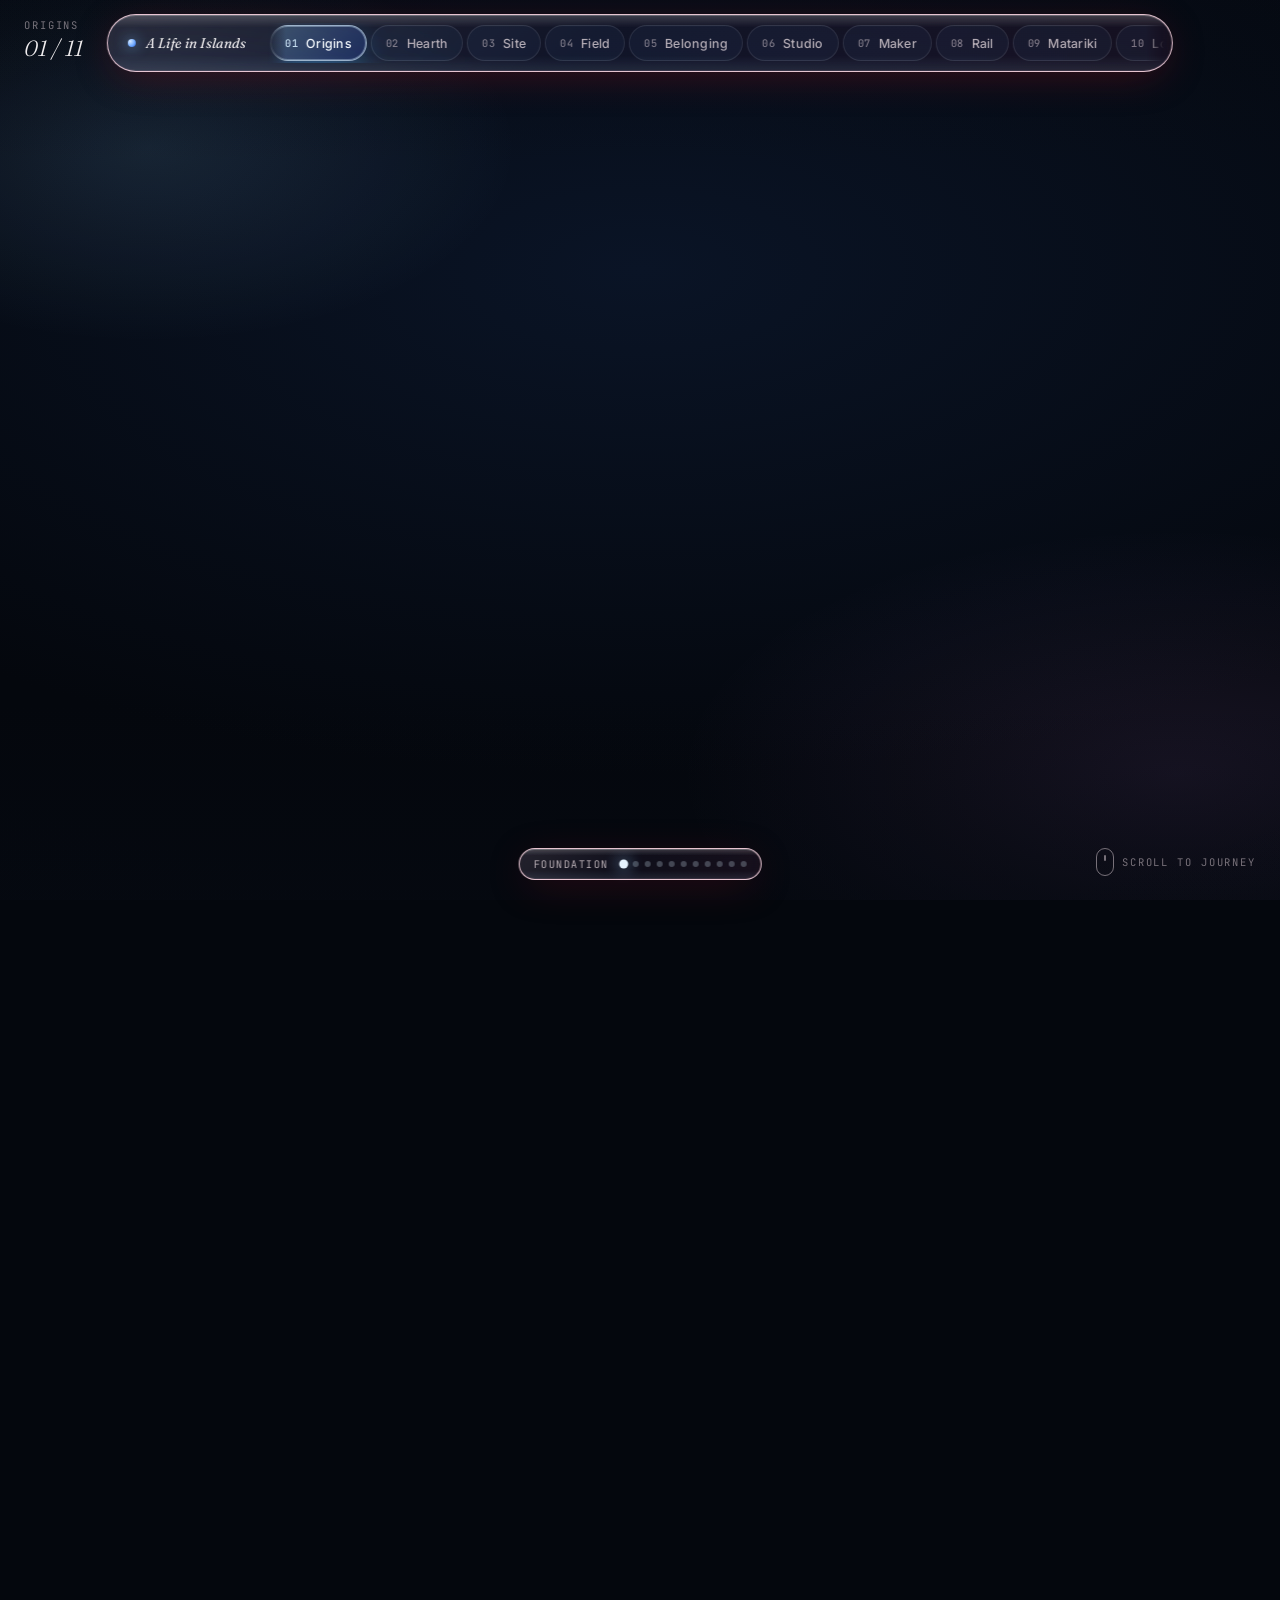
<file: my-story/index.html>
<!doctype html>
<html lang="en">
<head>
<meta charset="utf-8" />
<meta name="viewport" content="width=device-width,initial-scale=1,viewport-fit=cover" />
<title>My Story — A Life in Eleven Islands</title>
<meta name="description" content="A scroll-driven cinematic memoir told as eleven drifting islands — a personal journey through the places, people, and craft that have shaped a life." />
<link rel="icon" type="image/png" href="/assets/images/logo.png" />
<link rel="apple-touch-icon" href="/assets/images/logo.png" />
<link rel="preconnect" href="https://fonts.googleapis.com" />
<link rel="preconnect" href="https://fonts.gstatic.com" crossorigin />
<link href="https://fonts.googleapis.com/css2?family=Fraunces:opsz,wght@9..144,300;9..144,400;9..144,500&family=Inter:wght@300;400;500;600&family=JetBrains+Mono:wght@400;500&display=swap" rel="stylesheet" />
<style>
/* ---------- Reset / tokens ---------- */
*, *::before, *::after { box-sizing: border-box; }
html, body { margin: 0; padding: 0; background: #04070d; color: #eef3ff; font-family: "Inter", system-ui, sans-serif; -webkit-font-smoothing: antialiased; }
html { scroll-behavior: auto; }
body { overflow-x: hidden; }

:root {
  /* Glass palette — baked from the final tweak settings.
     Previously these were driven at runtime by a dev tweaks panel;
     the panel has been removed for production and the final values
     are hard-coded here so first paint matches the intended look. */
  --tint-hue: 340;            /* rosé tint hue */
  --tint-sat: 70%;
  --glass-alpha: 0.10;        /* base glass transparency */
  --glass-blur: 6px;          /* backdrop-filter blur */
  --border-alpha: 0.90;       /* thin border luminosity */
  --vignette-strength: 0.45;  /* edge vignette darkness */
  --display-font: "Fraunces", serif;
  --display-italic-style: italic;
  --type-scale: 1;

  --glass-bg-1: hsla(var(--tint-hue), 60%, 70%, calc(var(--glass-alpha) * 0.6));
  --glass-bg-2: hsla(calc(var(--tint-hue) + 10), 55%, 55%, calc(var(--glass-alpha) * 1.0));
  --glass-bg-3: hsla(calc(var(--tint-hue) - 5), var(--tint-sat), 88%, calc(var(--glass-alpha) * 1.4));
  --glass-border: hsla(var(--tint-hue), 90%, 92%, var(--border-alpha));
  --glass-border-strong: hsla(calc(var(--tint-hue) - 5), 95%, 95%, calc(var(--border-alpha) + 0.27));
  --glass-shadow: 0 8px 40px -8px hsla(calc(var(--tint-hue) + 15), 80%, 30%, 0.45),
                  inset 0 1px 0 hsla(0, 0%, 100%, 0.22),
                  inset 0 -1px 0 hsla(var(--tint-hue), 80%, 80%, 0.10);
  --glow: 0 0 0 1px hsla(var(--tint-hue), 100%, 90%, 0.18), 0 8px 36px hsla(var(--tint-hue), 100%, 70%, 0.25);

  --ink: hsla(var(--tint-hue), 30%, 98%, 0.96);
  --ink-dim: hsla(var(--tint-hue), 30%, 92%, 0.72);
  --ink-faint: hsla(var(--tint-hue), 30%, 90%, 0.48);

  --pad: clamp(16px, 2.4vw, 36px);
  --safe-top: max(env(safe-area-inset-top), 0px);
  --safe-bottom: max(env(safe-area-inset-bottom), 0px);
}

/* ---------- Virtual scroll height ---------- */
/* 11 chapters × 110vh of scroll per chapter, plus head + tail breathing room */
#scroll-track {
  height: calc(1320vh + 100vh);
  width: 1px;
  pointer-events: none;
}

/* ---------- Fixed cinematic stage ---------- */
.stage {
  position: fixed;
  inset: 0;
  overflow: hidden;
  background: radial-gradient(120% 80% at 50% 30%, #0a1426 0%, #04070d 70%);
  z-index: 1;
}

.video-wrap {
  position: absolute; inset: 0;
  z-index: 0;
}
.video-wrap video {
  width: 100%; height: 100%;
  object-fit: cover;
  object-position: center;
  display: block;
  filter: saturate(1.05) contrast(1.02);
}

/* Subtle vignette + readability gradients */
.vignette {
  position: absolute; inset: 0; pointer-events: none; z-index: 1;
  background:
    radial-gradient(140% 90% at 50% 50%, transparent 55%, hsla(220, 60%, 5%, calc(var(--vignette-strength) * 1)) 100%),
    linear-gradient(180deg, hsla(220, 50%, 5%, calc(var(--vignette-strength) * 0.78)) 0%, transparent 18%, transparent 78%, hsla(220, 50%, 5%, var(--vignette-strength)) 100%);
}

/* Soft, drifting color light to give 'spatial' depth even when nothing else is on screen */
.atmos {
  position: absolute; inset: -10%; pointer-events: none; z-index: 1;
  background:
    radial-gradient(40% 30% at 18% 22%, hsla(205, 90%, 75%, 0.12), transparent 60%),
    radial-gradient(50% 35% at 85% 80%, hsla(280, 70%, 70%, 0.10), transparent 65%);
  mix-blend-mode: screen;
  animation: drift 32s ease-in-out infinite alternate;
}
@keyframes drift {
  0%   { transform: translate3d(-1.5%, -1%, 0); }
  100% { transform: translate3d(1.5%, 1.5%, 0); }
}

/* ---------- Liquid glass utility ---------- */
.glass {
  position: relative;
  background:
    linear-gradient(135deg, var(--glass-bg-3) 0%, var(--glass-bg-1) 45%, var(--glass-bg-2) 100%);
  border: 1px solid var(--glass-border);
  border-radius: 22px;
  backdrop-filter: blur(var(--glass-blur)) saturate(160%);
  -webkit-backdrop-filter: blur(var(--glass-blur)) saturate(160%);
  box-shadow: var(--glass-shadow);
  color: var(--ink);
  isolation: isolate;
}
.glass::before {
  /* specular highlight along top edge */
  content: ""; position: absolute; inset: 0;
  border-radius: inherit;
  background: linear-gradient(180deg, hsla(0,0%,100%,0.18) 0%, hsla(0,0%,100%,0) 22%);
  pointer-events: none;
  mix-blend-mode: screen;
}
.glass::after {
  /* faint inner reflection on bottom */
  content: ""; position: absolute; inset: 0;
  border-radius: inherit;
  background: linear-gradient(0deg, hsla(205,100%,85%,0.10) 0%, transparent 28%);
  pointer-events: none;
}

/* ---------- Top navigation ---------- */
.nav {
  position: fixed;
  top: calc(var(--safe-top) + 14px);
  left: 50%;
  transform: translateX(-50%);
  z-index: 50;
  display: flex;
  align-items: center;
  gap: 8px;
  padding: 8px;
  border-radius: 999px;
  max-width: calc(100vw - 32px);
}
.nav-brand {
  display: flex; align-items: center; gap: 10px;
  padding: 8px 14px 8px 12px;
  font-family: var(--display-font);
  font-weight: 400;
  font-style: var(--display-italic-style);
  letter-spacing: 0.01em;
  font-size: 14px;
  white-space: nowrap;
  color: var(--ink);
}
.nav-brand .dot {
  width: 8px; height: 8px; border-radius: 50%;
  background: radial-gradient(circle at 30% 30%, #d6e9ff, #6aa6ff 60%, #2c5dd1 100%);
  box-shadow: 0 0 14px hsla(205, 100%, 75%, 0.8);
}
.nav-scroll {
  display: flex; gap: 4px;
  overflow-x: auto;
  scroll-behavior: smooth;
  scrollbar-width: none;
  max-width: min(70vw, 980px);
  padding: 2px;
  mask-image: linear-gradient(90deg, transparent 0, #000 18px, #000 calc(100% - 18px), transparent 100%);
}
.nav-scroll::-webkit-scrollbar { display: none; }

.nav-item {
  flex-shrink: 0;
  appearance: none;
  border: 1px solid hsla(0,0%,100%,0.10);
  background: hsla(210, 60%, 60%, 0.06);
  color: var(--ink-dim);
  font: inherit;
  font-size: 12.5px;
  font-weight: 500;
  letter-spacing: 0.02em;
  padding: 9px 14px;
  border-radius: 999px;
  cursor: pointer;
  display: inline-flex;
  align-items: center;
  gap: 8px;
  transition: transform .35s cubic-bezier(.2,.7,.2,1), background .35s, color .35s, border-color .35s, box-shadow .35s;
  white-space: nowrap;
  min-height: 36px;
}
.nav-item .idx {
  font-family: "JetBrains Mono", ui-monospace, monospace;
  font-size: 10.5px;
  color: var(--ink-faint);
  letter-spacing: 0.04em;
}
.nav-item:hover {
  transform: translateY(-2px);
  color: var(--ink);
  background: hsla(205, 80%, 70%, 0.14);
  border-color: var(--glass-border-strong);
  box-shadow: 0 8px 24px -8px hsla(205, 100%, 60%, 0.45);
}
.nav-item.active {
  color: #f6fbff;
  background: linear-gradient(135deg, hsla(205, 100%, 78%, 0.28), hsla(225, 90%, 55%, 0.22));
  border-color: hsla(205, 100%, 92%, 0.65);
  box-shadow: 0 0 0 1px hsla(205, 100%, 92%, 0.35) inset,
              0 10px 32px -6px hsla(205, 100%, 60%, 0.55);
}
.nav-item.active .idx { color: hsla(205, 100%, 92%, 0.9); }

/* ---------- Mouse glow ---------- */
.cursor-glow {
  position: fixed;
  width: 360px; height: 360px;
  pointer-events: none;
  z-index: 30;
  border-radius: 50%;
  background: radial-gradient(circle, hsla(205, 100%, 80%, 0.18), hsla(220, 100%, 60%, 0.06) 40%, transparent 70%);
  transform: translate(-50%, -50%);
  mix-blend-mode: screen;
  opacity: 0;
  transition: opacity .6s ease;
}

/* ---------- Chapter cards / overlays ---------- */
.overlay-layer {
  position: absolute; inset: 0;
  z-index: 10;
  pointer-events: none;
}
.chapter-frame {
  position: absolute;
  inset: 0;
  display: grid;
  grid-template-columns: 1fr 1fr;
  grid-template-rows: auto 1fr auto;
  padding: clamp(72px, 9vh, 120px) clamp(20px, 4vw, 64px) clamp(60px, 8vh, 100px);
  gap: 18px;
  opacity: 0;
  transition: opacity .9s ease;
  pointer-events: none;
}
.chapter-frame.visible { opacity: 1; }
.chapter-frame.visible .floats > * { animation: floatIn .9s cubic-bezier(.2,.7,.2,1) both; }
.chapter-frame.visible .floats > *:nth-child(1) { animation-delay: .05s; }
.chapter-frame.visible .floats > *:nth-child(2) { animation-delay: .22s; }
.chapter-frame.visible .floats > *:nth-child(3) { animation-delay: .38s; }
.chapter-frame.visible .floats > *:nth-child(4) { animation-delay: .52s; }

@keyframes floatIn {
  0%   { opacity: 0; transform: translateY(18px) scale(.985); filter: blur(8px); }
  100% { opacity: 1; transform: translateY(0)    scale(1);     filter: blur(0); }
}

/* Floats wrapper has no box of its own (display: contents). Pointer
   events are gated on the per-child elements so only the active
   chapter (.visible) intercepts taps — without this, every chapter
   frame is stacked at inset:0 and the topmost in DOM order (Ch 11)
   silently swallows every click. */
.floats { display: contents; }
.chapter-frame .floats > * { pointer-events: none; }
.chapter-frame.visible .floats > * { pointer-events: auto; }

/* Side-alternation: odd chapters mirror the layout so the eye doesn't
   parse one rhythm. Applied via class so the mobile single-column
   media query can override without fighting inline styles. */
.chapter-frame.side-right .panel-secondary {
  grid-column: 1 / span 1;
  grid-row: 1 / span 1;
  justify-self: start;
  align-self: start;
}
.chapter-frame.side-right .card-primary {
  grid-column: 2 / span 1;
  grid-row: 2 / span 1;
  justify-self: end;
  align-self: end;
}

/* Primary card */
.card-primary {
  grid-column: 1 / span 1;
  grid-row: 2 / span 1;
  align-self: end;
  justify-self: start;
  max-width: min(460px, 42vw);
  padding: 22px 24px 22px;
  border-radius: 26px;
}
.card-primary .num {
  font-family: "JetBrains Mono", ui-monospace, monospace;
  font-size: 11px;
  text-transform: uppercase;
  letter-spacing: 0.18em;
  color: hsla(205, 100%, 88%, 0.78);
  display: flex; align-items: center; gap: 10px;
}
.card-primary .num::after {
  content: ""; height: 1px; flex: 1;
  background: linear-gradient(90deg, hsla(205,100%,90%,0.45), transparent);
}
.card-primary .kicker {
  font-family: "JetBrains Mono", ui-monospace, monospace;
  font-size: 10.5px;
  letter-spacing: 0.22em;
  text-transform: uppercase;
  color: var(--ink-faint);
  margin-top: 14px;
}
.card-primary h2 {
  font-family: var(--display-font);
  font-weight: 400;
  font-size: clamp(28px, 3.4vw, 44px);
  line-height: 1.04;
  letter-spacing: -0.01em;
  margin: 6px 0 8px;
  color: var(--ink);
  text-wrap: balance;
}
.card-primary h2 em {
  font-style: italic;
  color: hsla(205, 100%, 92%, 0.95);
  font-weight: 300;
}
.card-primary .sub {
  font-family: var(--display-font);
  font-style: italic;
  font-weight: 300;
  font-size: clamp(13px, 1.3vw, 15.5px);
  color: var(--ink-dim);
  margin: 0 0 14px;
  text-wrap: balance;
}
.card-primary p.body {
  font-size: 13.5px;
  line-height: 1.55;
  color: var(--ink-dim);
  margin: 0 0 16px;
  text-wrap: pretty;
}
.tag-row { display: flex; flex-wrap: wrap; gap: 6px; }
.tag {
  font-size: 11px;
  letter-spacing: 0.03em;
  padding: 6px 10px;
  border-radius: 999px;
  background: hsla(210, 80%, 80%, 0.10);
  border: 1px solid hsla(205, 90%, 90%, 0.20);
  color: var(--ink);
  backdrop-filter: blur(10px);
  -webkit-backdrop-filter: blur(10px);
}
.actions { margin-top: 18px; display: flex; gap: 10px; }
.btn-glass {
  appearance: none; border: 1px solid hsla(205, 100%, 92%, 0.40);
  background: hsla(205, 100%, 80%, 0.10);
  color: var(--ink);
  font: inherit; font-size: 12.5px; font-weight: 500;
  padding: 9px 14px; border-radius: 999px;
  cursor: pointer; min-height: 38px;
  display: inline-flex; align-items: center; gap: 8px;
  transition: transform .3s, background .3s, box-shadow .3s;
}
.btn-glass:hover { transform: translateY(-2px); background: hsla(205, 100%, 80%, 0.20); box-shadow: 0 10px 28px -8px hsla(205, 100%, 70%, 0.5); }
.btn-glass .arrow { width: 14px; height: 14px; display: inline-block; }

/* Secondary panel — small floating chip card */
.panel-secondary {
  grid-column: 2 / span 1;
  grid-row: 1 / span 1;
  justify-self: end;
  align-self: start;
  max-width: 260px;
  padding: 14px 16px;
  border-radius: 18px;
  font-size: 12px;
  /* Push the voice-memo card down off the chapter nav (desktop). The
     nav floats at the top, and align-self:start otherwise parks this
     card hard against it. Reset to 0 on mobile below. */
  margin-top: clamp(28px, 6vh, 64px);
}
.panel-secondary .label {
  font-family: "JetBrains Mono", ui-monospace, monospace;
  font-size: 10px; letter-spacing: 0.22em; text-transform: uppercase;
  color: var(--ink-faint); margin-bottom: 6px;
}
.panel-secondary .quote {
  font-family: var(--display-font);
  font-style: italic; font-weight: 300;
  color: var(--ink); line-height: 1.4;
  font-size: 13.5px;
  text-wrap: balance;
}

/* Coordinate panel — bottom right */
.panel-coord {
  grid-column: 2 / span 1;
  grid-row: 3 / span 1;
  justify-self: end;
  align-self: end;
  padding: 12px 14px;
  border-radius: 14px;
  font-family: "JetBrains Mono", ui-monospace, monospace;
  font-size: 10.5px;
  letter-spacing: 0.08em;
  color: var(--ink-dim);
  display: flex; flex-direction: column; gap: 4px;
  max-width: 260px;
}
.panel-coord .row { display: flex; justify-content: space-between; gap: 16px; }
.panel-coord .row span:last-child { color: var(--ink); }

/* ---------- Persistent UI: progress + scroll hint ---------- */
.bottom-bar {
  position: fixed; left: 50%; transform: translateX(-50%);
  bottom: calc(var(--safe-bottom) + 20px);
  z-index: 40;
  display: flex; align-items: center; gap: 12px;
  padding: 8px 14px;
  border-radius: 999px;
  font-family: "JetBrains Mono", ui-monospace, monospace;
  font-size: 10.5px;
  letter-spacing: 0.14em;
  color: var(--ink-dim);
  text-transform: uppercase;
  white-space: nowrap;
}
.dots {
  display: flex; gap: 6px;
}
.dot {
  width: 6px; height: 6px; border-radius: 50%;
  background: hsla(205, 100%, 92%, 0.25);
  transition: background .4s, transform .4s, box-shadow .4s;
}
.dot.passed { background: hsla(205, 100%, 92%, 0.6); }
.dot.active {
  background: hsla(205, 100%, 95%, 1);
  box-shadow: 0 0 10px hsla(205, 100%, 80%, 0.9);
  transform: scale(1.5);
}
.hint {
  position: fixed; right: 24px; bottom: calc(var(--safe-bottom) + 24px);
  z-index: 40;
  font-family: "JetBrains Mono", ui-monospace, monospace;
  font-size: 10.5px;
  letter-spacing: 0.18em;
  color: var(--ink-faint);
  text-transform: uppercase;
  display: flex; align-items: center; gap: 8px;
  opacity: 1;
  transition: opacity .8s ease;
}
.hint.fade { opacity: 0; }
.hint .scroll-icon {
  width: 18px; height: 28px;
  border: 1px solid var(--ink-faint);
  border-radius: 12px;
  position: relative;
}
.hint .scroll-icon::after {
  content: ""; position: absolute; top: 6px; left: 50%;
  width: 2px; height: 6px; background: var(--ink-faint);
  border-radius: 1px; transform: translateX(-50%);
  animation: scrollDrop 1.8s ease-in-out infinite;
}
@keyframes scrollDrop {
  0%, 100% { transform: translate(-50%, 0); opacity: 0.4; }
  50%      { transform: translate(-50%, 8px); opacity: 1; }
}

/* Chapter index in top-left corner */
.chapter-index {
  position: fixed;
  top: calc(var(--safe-top) + 18px);
  left: 24px;
  z-index: 40;
  font-family: "JetBrains Mono", ui-monospace, monospace;
  font-size: 10.5px;
  letter-spacing: 0.18em;
  text-transform: uppercase;
  color: var(--ink-faint);
  display: flex; flex-direction: column; gap: 2px;
}
.chapter-index .big {
  font-family: "Fraunces", serif;
  font-style: italic;
  font-weight: 300;
  font-size: 22px;
  letter-spacing: 0;
  color: var(--ink);
  text-transform: none;
}

/* Intro screen */
.intro-overlay {
  position: fixed; inset: 0; z-index: 60;
  display: grid; place-items: center;
  background: radial-gradient(80% 60% at 50% 50%, rgba(8,14,28,0.4), rgba(2,4,8,0.85));
  transition: opacity 1.2s ease;
}
.intro-overlay.hidden { opacity: 0; pointer-events: none; }
.intro-inner { text-align: center; padding: 24px; max-width: 560px; }
.intro-inner .eyebrow {
  font-family: "JetBrains Mono", ui-monospace, monospace;
  font-size: 11px; letter-spacing: 0.32em; text-transform: uppercase;
  color: var(--ink-faint); margin-bottom: 22px;
}
.intro-inner h1 {
  font-family: var(--display-font);
  font-weight: 300;
  font-size: clamp(34px, 5vw, 58px);
  margin: 0 0 14px;
  letter-spacing: -0.01em;
  line-height: 1.04;
  text-wrap: balance;
}
.intro-inner h1 em { font-style: italic; color: hsla(205, 100%, 92%, 0.95); }
.intro-inner p {
  font-family: var(--display-font);
  font-style: italic;
  font-weight: 300;
  font-size: 16px;
  color: var(--ink-dim);
  margin: 0 0 28px;
  text-wrap: balance;
  line-height: 1.5;
}
.intro-cta {
  padding: 14px 26px;
  border-radius: 999px;
  font: inherit; font-size: 12.5px;
  letter-spacing: 0.16em; text-transform: uppercase;
  color: var(--ink);
  cursor: pointer;
  border: 1px solid var(--glass-border-strong);
  background: hsla(205, 100%, 80%, 0.10);
  transition: all .3s ease;
}
.intro-cta:hover { background: hsla(205, 100%, 80%, 0.22); transform: translateY(-2px); }

.intro-loading {
  margin-top: 18px;
  font-family: "JetBrains Mono", ui-monospace, monospace;
  font-size: 10.5px; letter-spacing: 0.22em; color: var(--ink-faint);
  text-transform: uppercase;
}

/* ---------- Card collapse/expand (mobile)  ----------
   The `.card-extra` wraps the tags + optional "View artefacts" CTA.
   On desktop it's always visible. On mobile it collapses behind a
   max-height + opacity transition until the user taps the card.
   The `.card-tap-hint` is mobile-only — a small chevron with
   "Tap for more", which fades out once the card is expanded. */
.card-extra { display: block; }
.card-tap-hint { display: none; }

/* ---------- Responsive ---------- */
@media (max-width: 1100px) {
  .nav-brand { display: none; }
}
@media (max-width: 900px) {
  .chapter-frame {
    grid-template-columns: 1fr;
    grid-template-rows: auto 1fr auto auto;
    /* Tighter vertical chrome on mobile: the primary card sits in
       grid-row 3 with align-self:end, so a smaller bottom padding
       pulls it down to just above the bottom progress pill instead
       of floating in the middle of the viewport. */
    padding: clamp(60px, 9vh, 90px) 16px 78px;
    gap: 10px;
  }
  /* Defeat the desktop side-alternation rules on mobile: every chapter
     gets the same stacked column-1 layout (secondary on top, primary on
     bottom) regardless of which side it lives on at desktop sizes. */
  .chapter-frame.side-left .panel-secondary,
  .chapter-frame.side-right .panel-secondary,
  .panel-secondary {
    grid-column: 1; grid-row: 1;
    justify-self: start;
    align-self: start;
    max-width: calc(100vw - 32px);
    margin-top: 0; /* desktop-only nudge reset on mobile */
  }
  .chapter-frame.side-left .card-primary,
  .chapter-frame.side-right .card-primary,
  .card-primary {
    grid-column: 1; grid-row: 3;
    justify-self: start;
    align-self: end;
    max-width: 100%;
    padding: 18px 20px;
    border-radius: 22px;
  }
  .card-primary h2 { font-size: clamp(24px, 5.5vw, 32px); }
  .card-primary p.body { font-size: 13px; }

  /* Voice-memo card: drop the "VOICE MEMO · 0:14" header and let the
     italic quote be the entire card. We also bound width so it stays
     horizontal-feeling instead of getting squashed by the grid. */
  .panel-secondary .label { display: none; }
  .panel-secondary {
    padding: 11px 14px;
    width: auto;
  }
  .panel-secondary .quote {
    font-size: 13px;
    line-height: 1.4;
  }

  .panel-coord { display: none; }
  .nav-scroll { max-width: 65vw; }
  .hint { display: none; }
  /* Hide the "ORIGINS 01/11" counter on mobile — it collides with the
     chapter nav. Kept on desktop. */
  .chapter-index { display: none; }

  /* ---------- Tap-to-expand chapter cards ---------- */
  .card-primary {
    cursor: pointer;
    -webkit-tap-highlight-color: transparent;
    transition: transform 220ms cubic-bezier(0.2, 0.7, 0.2, 1);
  }
  .card-primary:active { transform: scale(0.995); }

  .card-primary .card-extra {
    max-height: 0;
    opacity: 0;
    overflow: hidden;
    margin-top: 0;
    pointer-events: none;
    /* Closing animation (this declaration is what's "current" when
       .expanded gets removed, so its transition plays on close). Same
       quicker curve as before — feedback was that the collapse is fine. */
    transition: max-height 500ms cubic-bezier(0.2, 0.7, 0.2, 1),
                opacity 360ms ease,
                margin-top 500ms cubic-bezier(0.2, 0.7, 0.2, 1);
  }
  .card-primary.expanded .card-extra {
    /* Generous ceiling — body paragraph + tag wrap + optional button.
       Set higher than realistic content so the transition never clips
       at the bottom for chapters with longer bodies on small screens. */
    max-height: 1100px;
    opacity: 1;
    margin-top: 14px;
    pointer-events: auto;
    /* Opening animation: softer, slightly longer ease-out so the
       reveal feels gentle on first tap instead of snapping in. */
    transition: max-height 720ms cubic-bezier(0.22, 1, 0.36, 1),
                opacity 520ms cubic-bezier(0.4, 0, 0.2, 1),
                margin-top 720ms cubic-bezier(0.22, 1, 0.36, 1);
  }

  .card-tap-hint {
    display: flex;
    align-items: center;
    gap: 8px;
    margin-top: 12px;
    font-family: "JetBrains Mono", ui-monospace, monospace;
    font-size: 10px;
    letter-spacing: 0.22em;
    text-transform: uppercase;
    color: var(--ink-faint);
    pointer-events: none;
    transition: opacity 280ms ease,
                max-height 360ms cubic-bezier(0.2, 0.7, 0.2, 1),
                margin-top 360ms ease;
    max-height: 30px;
  }
  .card-tap-hint svg { width: 12px; height: 12px; }
  .card-primary.expanded .card-tap-hint {
    opacity: 0;
    max-height: 0;
    margin-top: 0;
  }

  /* ---------- Smaller chapter-nav on mobile + flowing scroll ---------- */
  .nav {
    padding: 5px;
    gap: 4px;
  }
  .nav-item {
    padding: 6px 11px;
    font-size: 11.5px;
    min-height: 28px;
    gap: 6px;
  }
  .nav-item .idx { font-size: 9.5px; }

  /* ---------- Intro card: outer breathing room ---------- */
  .intro-overlay { padding: 22px 18px; }
  .intro-overlay > .glass {
    padding: 24px 26px !important;
    border-radius: 22px !important;
    max-width: 100%;
  }
}

@media (max-width: 560px) {
  .nav { top: calc(var(--safe-top) + 10px); padding: 4px; gap: 4px; }
  .nav-scroll { max-width: calc(100vw - 24px); }
  .nav-item {
    padding: 5px 9px;
    font-size: 11px;
    min-height: 26px;
  }
  .nav-item .idx { font-size: 9px; }
  /* Even tighter bottom padding on small phones so the card sits
     ~16px above the bottom progress pill. */
  .chapter-frame { padding-bottom: 72px; }
  .card-primary {
    padding: 16px 18px;
  }
  .card-primary .kicker { display: none; }
  .panel-secondary .quote { font-size: 12.5px; }
  .bottom-bar { font-size: 9.5px; padding: 7px 12px; gap: 8px; }
  .chapter-index { top: calc(var(--safe-top) + 6px); left: 12px; }
  .chapter-index .big { font-size: 18px; }

  /* Intro card: even tighter margins so the loading line is never
     clipped against the safe-area on small phones. */
  .intro-overlay { padding: 18px 14px; }
  .intro-overlay > .glass {
    padding: 20px 20px !important;
    border-radius: 20px !important;
  }
  .intro-inner .eyebrow { margin-bottom: 14px; }
  .intro-inner h1 {
    font-size: clamp(28px, 7vw, 40px);
    margin-bottom: 10px;
  }
  .intro-inner p {
    font-size: 14px;
    margin-bottom: 20px;
  }
  .intro-cta { padding: 12px 22px; }
  .intro-loading { margin-top: 14px; }
}

/* Reduced motion */
@media (prefers-reduced-motion: reduce) {
  *, *::before, *::after { animation-duration: 0.001ms !important; animation-iteration-count: 1 !important; transition-duration: 0.001ms !important; }
  .chapter-frame.visible .floats > * { animation: none; opacity: 1; }
  .atmos { animation: none; }
}
</style>
</head>
<body>

<!-- Virtual scroll track -->
<div id="scroll-track" aria-hidden="true"></div>

<!-- Cinematic stage -->
<div class="stage" role="region" aria-label="Floating Islands — A Life Journey">

  <div class="video-wrap">
    <video id="bg-video" muted playsinline preload="auto" disablepictureinpicture x-webkit-airplay="deny" tabindex="-1">
      <!-- Seek-optimised delivery: H.264 MP4 (vc_h264) is broadly
           hardware-accelerated for scrubbing, unlike the heavy .mov;
           w_1280,c_limit caps the decoded frame size so desktop isn't
           seeking through an oversized file. This is the main reason
           desktop scrubbing was laggy — f_auto served a large file. -->
      <source src="https://res.cloudinary.com/dsqhj32yo/video/upload/q_auto,vc_h264,w_1280,c_limit/v1778533061/Life_Story_ywmeph.mp4" type="video/mp4" />
    </video>
  </div>
  <div class="atmos" aria-hidden="true"></div>
  <div class="vignette" aria-hidden="true"></div>

  <!-- Cursor glow -->
  <div class="cursor-glow" id="cursor-glow" aria-hidden="true"></div>

  <!-- Chapter index, top-left -->
  <div class="chapter-index" aria-hidden="true">
    <span id="ci-label">Chapter</span>
    <span class="big" id="ci-num">00 / 11</span>
  </div>

  <!-- Bottom bar — progress dots -->
  <div class="glass bottom-bar" aria-hidden="true">
    <span id="bb-label">Foundation</span>
    <div class="dots" id="dots"></div>
  </div>

  <!-- Scroll hint -->
  <div class="hint" id="hint"><div class="scroll-icon"></div><span>Scroll to journey</span></div>

  <!-- Overlay layer: chapter frames injected here -->
  <div class="overlay-layer" id="overlay-layer" aria-live="polite"></div>

  <!-- Floating top nav -->
  <nav class="glass nav" aria-label="Chapters">
    <div class="nav-brand"><span class="dot"></span><span>A Life in Islands</span></div>
    <div class="nav-scroll" id="nav-scroll" role="tablist"></div>
  </nav>

  <!-- Intro overlay -->
  <div class="intro-overlay" id="intro">
    <div class="glass" style="padding: 36px 40px; border-radius: 26px;">
      <div class="intro-inner">
        <div class="eyebrow">A scroll-driven journey · 11 chapters</div>
        <h1>Eleven islands,<br/><em>one life unfolding.</em></h1>
        <p>Scroll to drift between islands. Each one is a chapter — a place I learned, built, loved, and became.</p>
        <button class="intro-cta" id="intro-start">Begin the journey</button>
        <div class="intro-loading" id="intro-loading">Loading film · <span id="loading-pct">0%</span></div>
      </div>
    </div>
  </div>

</div>

<script>
/* ============================================================
   Chapter data
   ============================================================ */
// `delaySec` shifts the per-chapter card's visibility envelope so the
// overlay text doesn't appear before the matching island is on screen.
// Tuned by hand against the Cloudinary video; values are seconds.
//
// `showArtefacts` controls whether the "View artefacts" CTA is rendered
// (only the chapters with a tangible XR project: 3 SiteSafe, 8 KiwiRail,
// 9 Matariki Vision Pro). The personal/biographical chapters omit it.
const CHAPTERS = [
  {
    short: "Origins",
    title: "Cultural Foundations",
    titleEm: "Māori Dawn",
    sub: "Whakapapa, the first horizon.",
    body: "Before craft, before code, before careers — there were stories at the table, language in the air, and the patient grammar of a culture that taught me to begin from belonging. This island is whakapapa: the long line of people who made me possible.",
    quote: "Ko au tēnei, nō reira au.",
    tags: ["Whakapapa", "Storytelling", "Te Ao Māori", "Identity"],
    coord: { lat: "—36.84° S", lng: "174.76° E", weather: "Dawn mist · 12°C" },
    label: "Foundation",
    delaySec: 0,
    showArtefacts: false
  },
  {
    short: "Hearth",
    title: "Food, Care &",
    titleEm: "Everyday Craft",
    sub: "Discipline measured in small, warm acts.",
    body: "Working in food taught me that craft is care made repeatable. Mise en place. Timing. The dignity of a clean station. Long before I designed interfaces, I learned to serve people — to notice what they need before they do.",
    quote: "Care is a craft you practice nightly.",
    tags: ["Hospitality", "Discipline", "Service", "Attention"],
    coord: { lat: "—36.86° S", lng: "174.74° E", weather: "Steam · 18°C" },
    label: "Care",
    delaySec: 0,
    showArtefacts: false
  },
  {
    short: "Site",
    title: "Construction &",
    titleEm: "SiteSafe AR",
    sub: "Safety, taught spatially.",
    body: "Working on construction safety training in AR — designing the moment someone learns to keep themselves alive on a worksite. I learned to map procedure to space, to test on real people, to design for hands that are already busy and minds that are already tired.",
    quote: "Design where the stakes are real.",
    tags: ["AR", "SiteSafe", "User Flows", "Spatial UX"],
    coord: { lat: "—36.92° S", lng: "174.79° E", weather: "Overcast · 14°C" },
    label: "Site",
    delaySec: 0,
    showArtefacts: true
  },
  {
    short: "Field",
    title: "Sport &",
    titleEm: "Discipline",
    sub: "What the team taught me about pressure.",
    body: "Rugby was where I learned that confidence is built in repetitions nobody sees. Show up. Take the hit. Trust the player beside you. The lessons of the field still shape how I lead projects and absorb setbacks.",
    quote: "Train the boring thing. Trust the team.",
    tags: ["Teamwork", "Resilience", "Pressure", "Discipline"],
    coord: { lat: "—36.90° S", lng: "174.81° E", weather: "Wind · 11°C" },
    label: "Field",
    delaySec: 0,
    showArtefacts: false
  },
  {
    short: "Belonging",
    title: "Community &",
    titleEm: "Pride",
    sub: "The shape of being held.",
    body: "Community gave me language for who I am — and permission to bring all of it to the work. Identity isn't a brand. It's a way of paying attention. The people who held space for me are why my designs try to hold space for others.",
    quote: "Belonging is a verb.",
    tags: ["Identity", "Inclusion", "Belonging", "Growth"],
    coord: { lat: "—36.85° S", lng: "174.77° E", weather: "Warm light · 19°C" },
    label: "Belonging",
    delaySec: 1,
    showArtefacts: false
  },
  {
    short: "Studio",
    title: "Design &",
    titleEm: "Creative Process",
    sub: "Double diamond, drawn by hand.",
    body: "I learned to lead through process: divergent, convergent, divergent again. Sketch the cheap, painful version first. Talk to the user. Prototype the smallest thing that could be wrong. Iterate, iterate, iterate — then commit, beautifully.",
    quote: "Make the rough thing first.",
    tags: ["Double Diamond", "Agile", "Prototyping", "Direction"],
    coord: { lat: "—36.84° S", lng: "174.76° E", weather: "Studio light · 21°C" },
    label: "Studio",
    delaySec: 2,
    showArtefacts: false
  },
  {
    short: "Maker",
    title: "Electronics &",
    titleEm: "Mechatronics",
    sub: "Where ideas become solder.",
    body: "Arduino, sensors, the smell of a freshly-cut PCB. I learned to build the thing — to debug at the level of voltages and pull-up resistors. Making with your hands changes how you design for them.",
    quote: "Curiosity, but soldered.",
    tags: ["Arduino", "Sensors", "PCB", "Prototyping"],
    coord: { lat: "—36.85° S", lng: "174.76° E", weather: "Workshop · 22°C" },
    label: "Maker",
    delaySec: 2,
    showArtefacts: false
  },
  {
    short: "Rail",
    title: "KiwiRail &",
    titleEm: "HoloLens 2",
    sub: "Mixed reality, at industrial scale.",
    body: "Leading a HoloLens 2 mixed-reality training project for KiwiRail: digital twins of locomotives, immersive procedure, stakeholder workshops, and a small team chasing something no one had built here yet. I learned what it means to ship XR inside an enterprise.",
    quote: "Spatial design for the working hand.",
    tags: ["HoloLens 2", "Digital Twin", "XR Training", "Leadership"],
    coord: { lat: "—41.29° S", lng: "174.78° E", weather: "Rail yard · 9°C" },
    label: "Rail",
    delaySec: 2,
    showArtefacts: true
  },
  {
    short: "Matariki",
    title: "Matariki &",
    titleEm: "Vision Pro",
    sub: "Spatial storytelling, rooted in kaupapa.",
    body: "Guardians of Matariki — my thesis-level work on the Apple Vision Pro: immersive Māori storytelling, kaupapa-led spatial design, and a deep dive into how culture lives inside new media. Spatial computing only matters if it can carry meaning.",
    quote: "The stars were always interface.",
    tags: ["Vision Pro", "Matariki", "Kaupapa", "Spatial Story"],
    coord: { lat: "—36.85° S", lng: "174.76° E", weather: "Night sky · 8°C" },
    label: "Matariki",
    delaySec: 2,
    showArtefacts: true
  },
  {
    short: "Love",
    title: "Wedding &",
    titleEm: "Partnership",
    sub: "The quiet anchor under the work.",
    body: "Some milestones aren't on a portfolio — but they are the ground everything else stands on. Choosing a person, building a life, letting yourself be known. The most generative practice I have is at home.",
    quote: "To be witnessed is to be free.",
    tags: ["Love", "Partnership", "Home", "Anchor"],
    coord: { lat: "—36.84° S", lng: "174.76° E", weather: "Golden hour · 20°C" },
    label: "Love",
    delaySec: 2,
    showArtefacts: false
  },
  {
    short: "Next",
    title: "NYC &",
    titleEm: "What's next",
    sub: "Creative technology, on a bigger horizon.",
    body: "New York is the next island. Creative technology, AI-native interfaces, immersive media, and the responsibility of carrying a Māori practice into rooms where it hasn't been before. The journey isn't a destination — it's the next horizon, already arriving.",
    quote: "The most certain constant is change.",
    tags: ["NYC", "AI", "XR", "Creative Tech"],
    coord: { lat: "40.71° N", lng: "—74.01° W", weather: "Skyline · 16°C" },
    label: "Horizon",
    delaySec: 2,
    showArtefacts: false
  }
];

/* ============================================================
   Setup
   ============================================================ */
const CHAPTER_COUNT = CHAPTERS.length;
const video = document.getElementById('bg-video');
const overlayLayer = document.getElementById('overlay-layer');
const navScroll = document.getElementById('nav-scroll');
const dotsEl = document.getElementById('dots');
const intro = document.getElementById('intro');
const introStart = document.getElementById('intro-start');
const loadingPct = document.getElementById('loading-pct');
const hintEl = document.getElementById('hint');
const ciNum = document.getElementById('ci-num');
const ciLabel = document.getElementById('ci-label');
const bbLabel = document.getElementById('bb-label');
const cursorGlow = document.getElementById('cursor-glow');

const reducedMotion = matchMedia('(prefers-reduced-motion: reduce)').matches;

/* ----- Build nav buttons ----- */
CHAPTERS.forEach((c, i) => {
  const btn = document.createElement('button');
  btn.className = 'nav-item';
  btn.dataset.idx = i;
  btn.setAttribute('role', 'tab');
  btn.innerHTML = `<span class="idx">${String(i + 1).padStart(2, '0')}</span><span>${c.short}</span>`;
  btn.addEventListener('click', () => smoothScrollToChapter(i));
  navScroll.appendChild(btn);
});

/* ----- Build dots ----- */
CHAPTERS.forEach((_, i) => {
  const d = document.createElement('div');
  d.className = 'dot';
  d.dataset.idx = i;
  dotsEl.appendChild(d);
});

/* ----- Build chapter frames -----
   Side-alternation is applied via a class (.side-left / .side-right)
   instead of inline grid-column styles so the mobile single-column
   media query can override it cleanly. Previously the inline styles
   forced grid-column:2 even at <900px, expanding the implicit grid
   and squashing the voice-memo card into a narrow vertical strip. */
const frames = [];
CHAPTERS.forEach((c, i) => {
  const frame = document.createElement('div');
  const sideRight = (i % 2 === 1);
  frame.className = 'chapter-frame ' + (sideRight ? 'side-right' : 'side-left');
  frame.dataset.idx = i;
  // The "View artefacts" CTA only renders for chapters that have
  // a tangible XR project to show (set via CHAPTERS[i].showArtefacts).
  const artefactsHtml = c.showArtefacts ? `
        <div class="actions">
          <button class="btn-glass" type="button" tabindex="-1">
            View artefacts
            <svg class="arrow" viewBox="0 0 16 16" fill="none" stroke="currentColor" stroke-width="1.4" stroke-linecap="round" stroke-linejoin="round"><path d="M3 8h10M9 4l4 4-4 4"/></svg>
          </button>
        </div>` : '';
  frame.innerHTML = `
    <div class="floats">
      <div class="glass panel-secondary">
        <div class="label">Voice memo · 0:14</div>
        <div class="quote">"${c.quote}"</div>
      </div>
      <div class="glass card-primary">
        <div class="num">Chapter ${String(i + 1).padStart(2, '0')}<span></span></div>
        <h2>${c.title} <em>${c.titleEm}</em></h2>
        <div class="sub">${c.sub}</div>
        <div class="card-extra">
          <p class="body">${c.body}</p>
          <div class="tag-row">${c.tags.map(t => `<span class="tag">${t}</span>`).join('')}</div>${artefactsHtml}
        </div>
        <div class="card-tap-hint" aria-hidden="true">
          <span>Tap for more</span>
          <svg viewBox="0 0 12 12" fill="none" stroke="currentColor" stroke-width="1.4" stroke-linecap="round" stroke-linejoin="round"><path d="M3 4.5l3 3 3-3"/></svg>
        </div>
      </div>
      <div class="glass panel-coord">
        <div class="row"><span>LAT</span><span>${c.coord.lat}</span></div>
        <div class="row"><span>LNG</span><span>${c.coord.lng}</span></div>
        <div class="row"><span>ATM</span><span>${c.coord.weather}</span></div>
      </div>
    </div>
  `;
  overlayLayer.appendChild(frame);
  frames.push(frame);
});

/* ============================================================
   Mobile: tap-to-expand chapter cards + nav auto-scroll
   ============================================================
   On phones the primary chapter card is dense for the viewport, so we
   collapse it by default to the title / titleEm / sub / first paragraph
   and reveal the tags (+ optional View artefacts CTA) on tap. Desktop
   shows everything expanded as before.

   We also auto-scroll the chapter-nav strip so the active chip stays
   centred as the user scrolls through the journey. The current chip's
   `.active` class is already set in update(); this just keeps it in
   view for the small navbar variant on mobile. */
const mobileMQ = matchMedia('(max-width: 900px)');

function syncCardA11y() {
  const mobile = mobileMQ.matches;
  frames.forEach((f) => {
    const card = f.querySelector('.card-primary');
    if (!card) return;
    if (mobile) {
      card.setAttribute('tabindex', '0');
      card.setAttribute('role', 'button');
      if (!card.hasAttribute('aria-expanded')) {
        card.setAttribute('aria-expanded', 'false');
      }
    } else {
      card.removeAttribute('tabindex');
      card.removeAttribute('role');
      card.removeAttribute('aria-expanded');
      card.classList.remove('expanded');
    }
  });
}
syncCardA11y();
mobileMQ.addEventListener('change', syncCardA11y);

frames.forEach((f) => {
  const card = f.querySelector('.card-primary');
  if (!card) return;
  card.addEventListener('click', (e) => {
    if (!mobileMQ.matches) return;
    // Don't toggle when the user is tapping the View-artefacts button
    // or selecting body text.
    if (e.target.closest('.btn-glass')) return;
    const expanded = card.classList.toggle('expanded');
    card.setAttribute('aria-expanded', expanded ? 'true' : 'false');
  });
  card.addEventListener('keydown', (e) => {
    if (!mobileMQ.matches) return;
    if (e.key === 'Enter' || e.key === ' ') {
      e.preventDefault();
      card.click();
    }
  });
});

function autoScrollNavToActive(idx) {
  const btn = navScroll.children[idx];
  if (!btn) return;
  const target = btn.offsetLeft - (navScroll.clientWidth - btn.offsetWidth) / 2;
  navScroll.scrollTo({ left: target, behavior: 'smooth' });
}

/* ============================================================
   Scroll → Video timeline
   ============================================================ */
let videoDuration = 0;
let videoReady = false;
let scrollMax = 1;
let targetTime = 0;
let currentTime = 0;
let lastScrollY = 0;
let userInteracted = false;
let smoothScrollTween = null;

function recomputeScrollMax() {
  scrollMax = Math.max(1, document.documentElement.scrollHeight - window.innerHeight);
}
window.addEventListener('resize', recomputeScrollMax);

function onLoadedMetadata() {
  videoDuration = video.duration || 0;
  if (videoDuration && isFinite(videoDuration)) {
    videoReady = true;
    recomputeScrollMax();
    update(true);
  }
}
video.addEventListener('loadedmetadata', onLoadedMetadata);
video.addEventListener('durationchange', onLoadedMetadata);

// Load progress UI
function pollLoading() {
  if (!video.buffered || video.buffered.length === 0) {
    if (!videoReady) requestAnimationFrame(pollLoading);
    return;
  }
  const end = video.buffered.end(video.buffered.length - 1);
  const dur = video.duration || 1;
  const pct = Math.min(100, Math.round((end / dur) * 100));
  loadingPct.textContent = pct + '%';
  if (pct < 100) requestAnimationFrame(pollLoading);
}
video.addEventListener('progress', pollLoading);
video.addEventListener('canplay', pollLoading);

// Kick off loading
video.load();

/* ----- Scroll handler ----- */
function onScroll() {
  if (smoothScrollTween) return; // ignore native scroll during tween
  if (!videoReady) return;
  const y = window.scrollY;
  const p = Math.max(0, Math.min(1, y / scrollMax));
  targetTime = p * videoDuration;
  if (!userInteracted && y > 8) {
    userInteracted = true;
    hintEl.classList.add('fade');
  }
}
window.addEventListener('scroll', onScroll, { passive: true });

/* ----- Horizontal swipe (touch) → scrub -----
   In addition to vertical scrolling, a horizontal swipe drives the
   journey: swipe LEFT→RIGHT plays forward, RIGHT→LEFT plays backward.
   We translate the horizontal finger delta into a window scroll
   position (which the existing onScroll → targetTime mapping picks up),
   so horizontal and vertical input stay in perfect sync. Only
   predominantly-horizontal gestures are captured; vertical swipes fall
   through to native scrolling untouched. */
(function attachHorizontalSwipe() {
  let startX = 0, startY = 0, startScrollY = 0;
  let horizontal = false, tracking = false;
  const SENSITIVITY = 2.4; // px of scroll per px of horizontal swipe

  window.addEventListener('touchstart', (e) => {
    if (!videoReady || e.touches.length !== 1) { tracking = false; return; }
    tracking = true;
    horizontal = false;
    startX = e.touches[0].clientX;
    startY = e.touches[0].clientY;
    startScrollY = window.scrollY;
  }, { passive: true });

  window.addEventListener('touchmove', (e) => {
    if (!tracking || e.touches.length !== 1) return;
    const dx = e.touches[0].clientX - startX;
    const dy = e.touches[0].clientY - startY;
    // Lock into horizontal mode once the gesture is clearly sideways.
    if (!horizontal && Math.abs(dx) > 12 && Math.abs(dx) > Math.abs(dy) * 1.3) {
      horizontal = true;
    }
    if (horizontal) {
      // Prevent the browser from also panning vertically.
      if (e.cancelable) e.preventDefault();
      // L→R (dx > 0) advances; R→L rewinds.
      const targetY = startScrollY + dx * SENSITIVITY;
      window.scrollTo(0, Math.max(0, Math.min(scrollMax, targetY)));
    }
  }, { passive: false });

  window.addEventListener('touchend', () => { tracking = false; horizontal = false; }, { passive: true });
  window.addEventListener('touchcancel', () => { tracking = false; horizontal = false; }, { passive: true });
})();

/* ----- rAF loop: smooth scrub + UI update ----- */
// Easing factor for `currentTime → targetTime`. Higher = snappier scrub.
// Baked from the final dev-tweak value (0.28).
const SCROLL_SMOOTHING = 0.28;
// Duration (ms) of programmatic scrubs when a nav chip is clicked.
const NAV_SCRUB_DURATION_MS = 3000;

// ----- Seek throttling -----
// Setting video.currentTime up to 60×/sec floods the decoder: each seek
// must decode from the nearest keyframe to the target, and if a seek
// can't finish within a frame the requests queue up and the video lags
// (very visible on desktop where f_auto served a large file). Instead we
// only issue the NEXT seek once the previous one's `seeked` event fires,
// so we never outrun the decoder. A short fallback timer releases the
// lock if `seeked` doesn't fire (e.g. a no-op seek to the same time).
let isSeeking = false;
let seekFallbackTimer = null;
video.addEventListener('seeked', () => {
  isSeeking = false;
  if (seekFallbackTimer) { clearTimeout(seekFallbackTimer); seekFallbackTimer = null; }
});
function requestSeek(t) {
  if (isSeeking) return;
  isSeeking = true;
  try { video.currentTime = t; }
  catch (e) { isSeeking = false; return; }
  clearTimeout(seekFallbackTimer);
  seekFallbackTimer = setTimeout(() => { isSeeking = false; }, 180);
}

function update(force = false) {
  // Smooth video time approach (avoids stutter from many rapid setCurrentTime calls)
  const diff = targetTime - currentTime;
  const smooth = SCROLL_SMOOTHING;
  if (Math.abs(diff) > 0.01 || force) {
    currentTime += diff * smooth; // ease
    if (videoReady) requestSeek(currentTime); // throttled to decoder pace
  }

  // Derive active chapter from progress
  const p = videoDuration ? currentTime / videoDuration : 0;
  const idxFloat = p * CHAPTER_COUNT;
  const activeIdx = Math.min(CHAPTER_COUNT - 1, Math.max(0, Math.floor(idxFloat)));

  // Position within chapter (0..1)
  const local = idxFloat - activeIdx;

  // Visibility envelope: fade in mid-chapter, fade out near the end.
  // Each chapter has an optional `delaySec` (see CHAPTERS) which shifts
  // the fade-in window later within its scroll slot, so the overlay
  // text doesn't appear before its matching island reaches centre frame.
  const chapterSlotSec = videoDuration && CHAPTER_COUNT
    ? videoDuration / CHAPTER_COUNT
    : 1;
  frames.forEach((f, i) => {
    let vis = 0;
    if (i === activeIdx) {
      const ch = CHAPTERS[i];
      const delayLocal = Math.min(0.7, (ch.delaySec || 0) / chapterSlotSec);
      if (local < delayLocal) {
        vis = 0;
      } else {
        // Re-normalise position over the post-delay portion of the slot.
        const eff = (local - delayLocal) / Math.max(0.001, 1 - delayLocal);
        if (eff < 0.12) vis = eff / 0.12;
        else if (eff > 0.82) vis = Math.max(0, (1 - eff) / 0.18);
        else vis = 1;
      }
    }
    f.style.opacity = vis.toFixed(3);
    if (vis > 0.05) f.classList.add('visible'); else f.classList.remove('visible');
  });

  // Nav active state
  [...navScroll.children].forEach((btn, i) => {
    btn.classList.toggle('active', i === activeIdx);
  });

  // Dots
  [...dotsEl.children].forEach((d, i) => {
    d.classList.toggle('active', i === activeIdx);
    d.classList.toggle('passed', i < activeIdx);
  });

  // Chapter index display
  const ch = CHAPTERS[activeIdx];
  ciNum.textContent = `${String(activeIdx + 1).padStart(2, '0')} / ${String(CHAPTER_COUNT).padStart(2, '0')}`;
  ciLabel.textContent = ch.short;
  bbLabel.textContent = ch.label;

  // Handle activeIdx change: collapse the previously-active card so each
  // chapter opens fresh, and pull the nav strip so the active chip stays
  // in view on mobile.
  if (activeIdx !== lastActiveIdx) {
    if (lastActiveIdx >= 0) {
      const prevCard = frames[lastActiveIdx] && frames[lastActiveIdx].querySelector('.card-primary');
      if (prevCard && prevCard.classList.contains('expanded')) {
        prevCard.classList.remove('expanded');
        prevCard.setAttribute('aria-expanded', 'false');
      }
    }
    autoScrollNavToActive(activeIdx);
    lastActiveIdx = activeIdx;
  }

  requestAnimationFrame(() => update(false));
}
let lastActiveIdx = -1;
requestAnimationFrame(() => update(false));

/* ============================================================
   Smooth scroll to chapter (nav click)
   ============================================================ */
function smoothScrollToChapter(idx) {
  if (!videoReady) return;
  // Target the *middle* of the chapter's scroll window
  const t = ((idx + 0.4) / CHAPTER_COUNT) * scrollMax;
  smoothScrollTo(t, reducedMotion ? 0 : NAV_SCRUB_DURATION_MS);
}

function smoothScrollTo(toY, duration) {
  if (smoothScrollTween) cancelAnimationFrame(smoothScrollTween.raf);
  if (duration <= 0) {
    window.scrollTo(0, toY);
    targetTime = (toY / scrollMax) * videoDuration;
    smoothScrollTween = null;
    return;
  }
  const startY = window.scrollY;
  const delta = toY - startY;
  const t0 = performance.now();
  const ease = (t) => t < 0.5 ? 4 * t * t * t : 1 - Math.pow(-2 * t + 2, 3) / 2; // easeInOutCubic
  const step = () => {
    const t = Math.min(1, (performance.now() - t0) / duration);
    const y = startY + delta * ease(t);
    window.scrollTo(0, y);
    targetTime = (y / scrollMax) * videoDuration;
    if (t < 1) {
      smoothScrollTween.raf = requestAnimationFrame(step);
    } else {
      smoothScrollTween = null;
    }
  };
  smoothScrollTween = { raf: requestAnimationFrame(step) };
  userInteracted = true;
  hintEl.classList.add('fade');
}

/* ============================================================
   Intro
   ============================================================ */
function startJourney() {
  intro.classList.add('hidden');
  // Try playing through quickly to warm decoder, then pause for scrub
  const warm = video.play();
  if (warm && warm.then) warm.then(() => { video.pause(); }).catch(() => { /* will scrub on first scroll */ });
}
introStart.addEventListener('click', startJourney);

// Auto-dismiss intro if user starts scrolling without clicking
let introDismissed = false;
window.addEventListener('scroll', () => {
  if (!introDismissed && window.scrollY > 30) {
    introDismissed = true;
    intro.classList.add('hidden');
  }
}, { passive: true });

/* ============================================================
   Cursor glow + card tilt
   ============================================================ */
let pointerFine = matchMedia('(pointer: fine)').matches;
if (pointerFine && !reducedMotion) {
  document.addEventListener('mousemove', (e) => {
    cursorGlow.style.left = e.clientX + 'px';
    cursorGlow.style.top = e.clientY + 'px';
    cursorGlow.style.opacity = '1';
  });
  document.addEventListener('mouseleave', () => { cursorGlow.style.opacity = '0'; });

  // Subtle tilt for glass cards in active frame
  overlayLayer.addEventListener('mousemove', (e) => {
    const cards = overlayLayer.querySelectorAll('.chapter-frame.visible .glass');
    cards.forEach((card) => {
      const r = card.getBoundingClientRect();
      const cx = r.left + r.width / 2;
      const cy = r.top + r.height / 2;
      const dx = (e.clientX - cx) / r.width;
      const dy = (e.clientY - cy) / r.height;
      const max = 4;
      card.style.transform = `perspective(1000px) rotateY(${(-dx * max).toFixed(2)}deg) rotateX(${(dy * max).toFixed(2)}deg) translateZ(0)`;
    });
  });
  overlayLayer.addEventListener('mouseleave', () => {
    overlayLayer.querySelectorAll('.glass').forEach(c => c.style.transform = '');
  });
}

/* ============================================================
   Keyboard nav
   ============================================================ */
window.addEventListener('keydown', (e) => {
  if (!videoReady) return;
  const p = videoDuration ? currentTime / videoDuration : 0;
  const idx = Math.min(CHAPTER_COUNT - 1, Math.max(0, Math.floor(p * CHAPTER_COUNT)));
  if (e.key === 'ArrowRight' || e.key === 'ArrowDown' || e.key === 'PageDown') {
    e.preventDefault(); smoothScrollToChapter(Math.min(CHAPTER_COUNT - 1, idx + 1));
  } else if (e.key === 'ArrowLeft' || e.key === 'ArrowUp' || e.key === 'PageUp') {
    e.preventDefault(); smoothScrollToChapter(Math.max(0, idx - 1));
  } else if (e.key === 'Home') {
    e.preventDefault(); smoothScrollTo(0, 1000);
  } else if (e.key === 'End') {
    e.preventDefault(); smoothScrollTo(scrollMax, 1400);
  }
});

/* ============================================================
   Touch wheel — prevent the intro from blocking first scroll on mobile
   ============================================================ */
recomputeScrollMax();
</script>

</body>
</html>
</file>
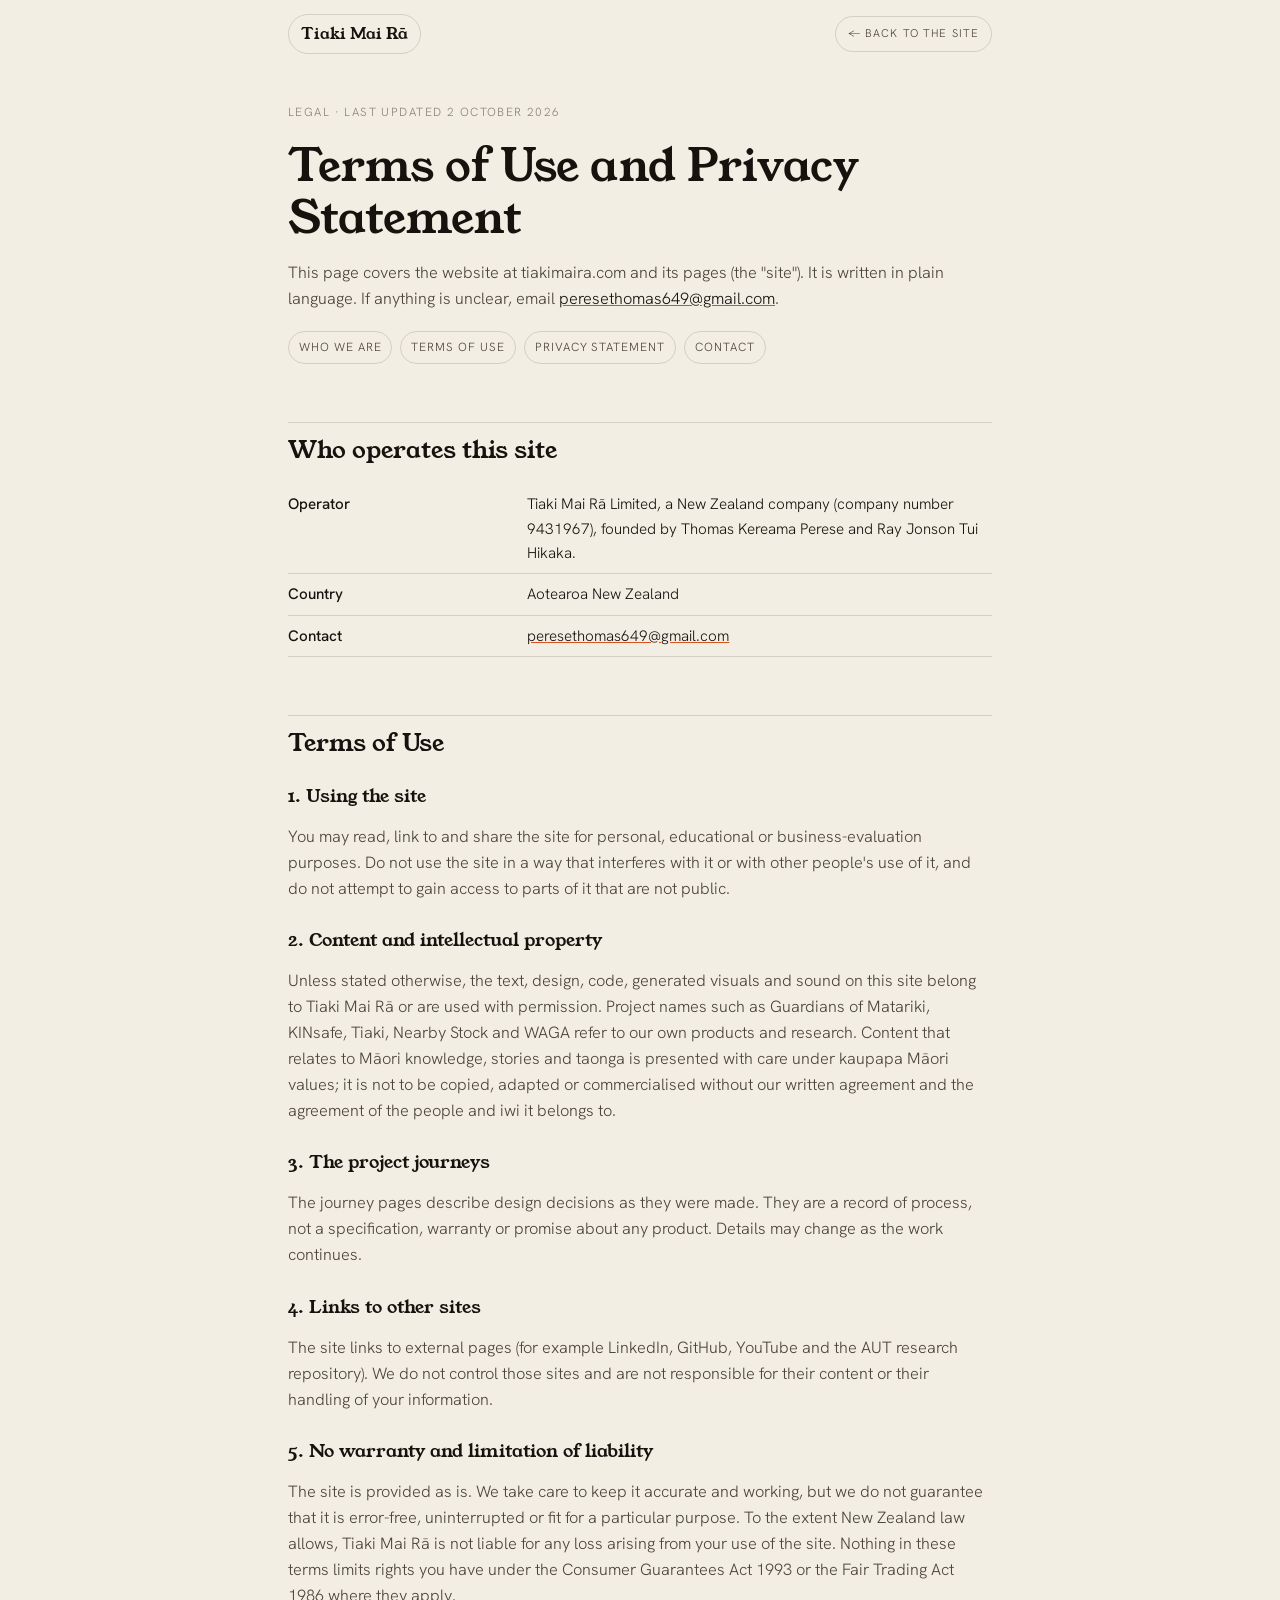
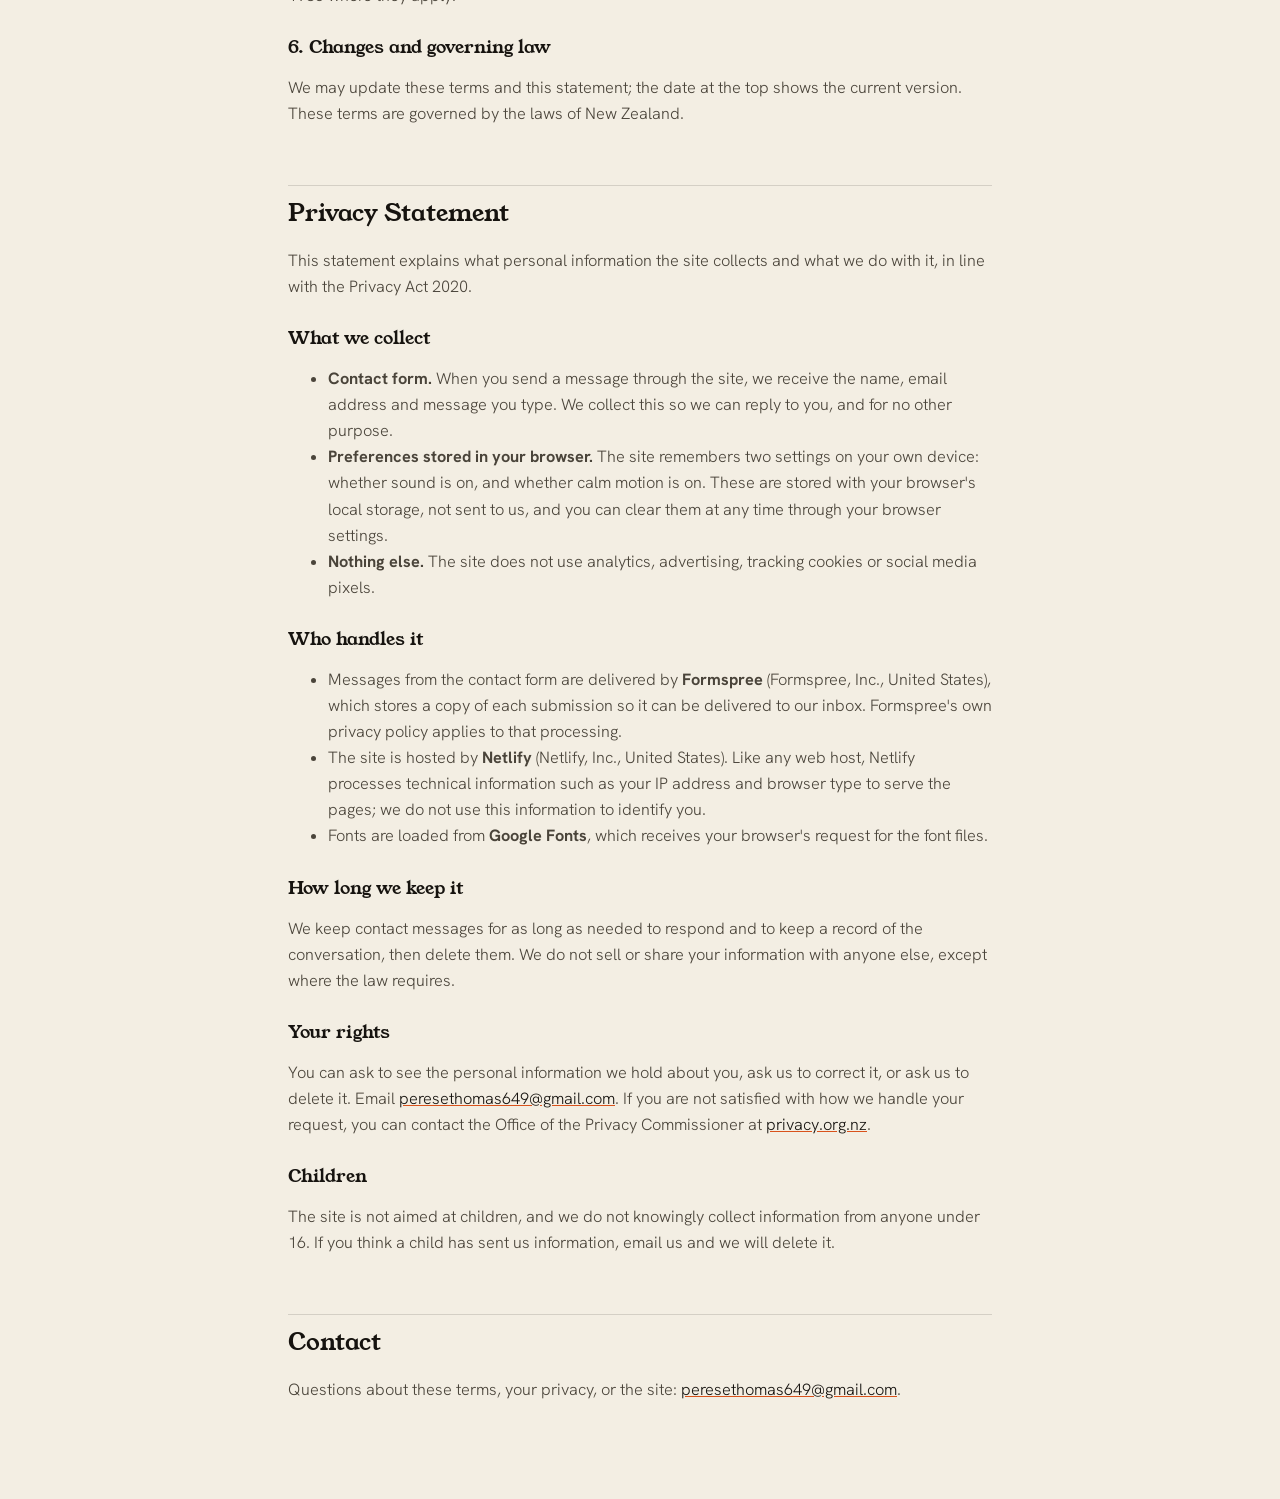
<file: legal.html>
<!doctype html>
<html lang="en">
<head>
<meta charset="utf-8">
<meta name="viewport" content="width=device-width, initial-scale=1">
<title>Terms of Use and Privacy Statement — Tiaki Mai Rā</title>
<meta name="description" content="Terms of Use and Privacy Statement for tiakimaira.com.">
<link rel="canonical" href="https://tiakimaira.com/legal.html">
<link rel="icon" type="image/png" href="/assets/images/logo.png">
<link rel="preconnect" href="https://fonts.googleapis.com">
<link rel="preconnect" href="https://fonts.gstatic.com" crossorigin>
<link rel="stylesheet" href="https://fonts.googleapis.com/css2?family=Young+Serif&family=Hanken+Grotesk:wght@300;400;500;600&display=swap">
<style>
  :root { --paper: #f3eee3; --ink: #16130f; --ink-2: #4a443a; --ink-3: #8a8275; --line: rgba(22,19,15,.14); --accent: #d9521b; }
  @media (prefers-color-scheme: dark) { :root:not([data-theme="light"]) { --paper: #15120f; --ink: #efe9dc; --ink-2: #c9c2b4; --ink-3: #8f887a; --line: rgba(239,233,220,.16); } }
  :root[data-theme="dark"] { --paper: #15120f; --ink: #efe9dc; --ink-2: #c9c2b4; --ink-3: #8f887a; --line: rgba(239,233,220,.16); }
  * { box-sizing: border-box; }
  body { margin: 0; background: var(--paper); color: var(--ink); font-family: 'Hanken Grotesk', system-ui, sans-serif; font-weight: 300; line-height: 1.6; font-size: 1.02rem; }
  header { display: flex; justify-content: space-between; align-items: center; gap: 12px; padding: 14px 16px; max-width: 46rem; margin: 0 auto; }
  .brand { font-family: 'Young Serif', serif; font-size: 1rem; text-decoration: none; color: var(--ink); border: 1px solid var(--line); border-radius: 999px; padding: 6px 12px; }
  .pill { font-size: .7rem; letter-spacing: .1em; text-transform: uppercase; color: var(--ink-2); border: 1px solid var(--line); border-radius: 999px; padding: 8px 12px; text-decoration: none; }
  main { max-width: 46rem; margin: 0 auto; padding: 24px 16px 80px; }
  h1, h2, h3 { font-family: 'Young Serif', serif; font-weight: 400; line-height: 1.15; }
  h1 { font-size: clamp(1.9rem, 5vw, 2.8rem); margin: .4em 0 .2em; } h2 { font-size: 1.5rem; margin-top: 2.4em; padding-top: .6em; border-top: 1px solid var(--line); } h3 { font-size: 1.1rem; margin-top: 1.6em; }
  p, li { color: var(--ink-2); } a { color: var(--ink); text-decoration-color: var(--accent); }
  .meta { font-size: .74rem; letter-spacing: .12em; text-transform: uppercase; color: var(--ink-3); }
  nav.toc { display: flex; gap: 8px; flex-wrap: wrap; margin: 1.2rem 0 0; } nav.toc a { font-size: .74rem; letter-spacing: .08em; text-transform: uppercase; border: 1px solid var(--line); border-radius: 999px; padding: 6px 10px; text-decoration: none; color: var(--ink-2); }
  table { border-collapse: collapse; width: 100%; font-size: .95rem; } td, th { text-align: left; vertical-align: top; padding: 8px 10px 8px 0; border-bottom: 1px solid var(--line); } th { font-weight: 500; color: var(--ink); width: 34%; }
</style>
</head>
<body>
<header><a class="brand" href="/">Tiaki Mai Rā</a><a class="pill" href="/#legal">← Back to the site</a></header>
<main>
  <p class="meta">Legal · Last updated 2 October 2026</p>
  <h1>Terms of Use and Privacy Statement</h1>
  <p>This page covers the website at tiakimaira.com and its pages (the "site"). It is written in plain language. If anything is unclear, email <a href="mailto:peresethomas649@gmail.com">peresethomas649@gmail.com</a>.</p>
  <nav class="toc" aria-label="On this page"><a href="#operator">Who we are</a><a href="#terms">Terms of Use</a><a href="#privacy">Privacy Statement</a><a href="#contact">Contact</a></nav>

  <h2 id="operator">Who operates this site</h2>
  <table>
    <tr><th>Operator</th><td>Tiaki Mai Rā Limited, a New Zealand company (company number 9431967), founded by Thomas Kereama Perese and Ray Jonson Tui Hikaka.</td></tr>
    <tr><th>Country</th><td>Aotearoa New Zealand</td></tr>
    <tr><th>Contact</th><td><a href="mailto:peresethomas649@gmail.com">peresethomas649@gmail.com</a></td></tr>
  </table>

  <h2 id="terms">Terms of Use</h2>
  <h3>1. Using the site</h3>
  <p>You may read, link to and share the site for personal, educational or business-evaluation purposes. Do not use the site in a way that interferes with it or with other people's use of it, and do not attempt to gain access to parts of it that are not public.</p>
  <h3>2. Content and intellectual property</h3>
  <p>Unless stated otherwise, the text, design, code, generated visuals and sound on this site belong to Tiaki Mai Rā or are used with permission. Project names such as Guardians of Matariki, KINsafe, Tiaki, Nearby Stock and WAGA refer to our own products and research. Content that relates to Māori knowledge, stories and taonga is presented with care under kaupapa Māori values; it is not to be copied, adapted or commercialised without our written agreement and the agreement of the people and iwi it belongs to.</p>
  <h3>3. The project journeys</h3>
  <p>The journey pages describe design decisions as they were made. They are a record of process, not a specification, warranty or promise about any product. Details may change as the work continues.</p>
  <h3>4. Links to other sites</h3>
  <p>The site links to external pages (for example LinkedIn, GitHub, YouTube and the AUT research repository). We do not control those sites and are not responsible for their content or their handling of your information.</p>
  <h3>5. No warranty and limitation of liability</h3>
  <p>The site is provided as is. We take care to keep it accurate and working, but we do not guarantee that it is error-free, uninterrupted or fit for a particular purpose. To the extent New Zealand law allows, Tiaki Mai Rā is not liable for any loss arising from your use of the site. Nothing in these terms limits rights you have under the Consumer Guarantees Act 1993 or the Fair Trading Act 1986 where they apply.</p>
  <h3>6. Changes and governing law</h3>
  <p>We may update these terms and this statement; the date at the top shows the current version. These terms are governed by the laws of New Zealand.</p>

  <h2 id="privacy">Privacy Statement</h2>
  <p>This statement explains what personal information the site collects and what we do with it, in line with the Privacy Act 2020.</p>
  <h3>What we collect</h3>
  <ul>
    <li><strong>Contact form.</strong> When you send a message through the site, we receive the name, email address and message you type. We collect this so we can reply to you, and for no other purpose.</li>
    <li><strong>Preferences stored in your browser.</strong> The site remembers two settings on your own device: whether sound is on, and whether calm motion is on. These are stored with your browser's local storage, not sent to us, and you can clear them at any time through your browser settings.</li>
    <li><strong>Nothing else.</strong> The site does not use analytics, advertising, tracking cookies or social media pixels.</li>
  </ul>
  <h3>Who handles it</h3>
  <ul>
    <li>Messages from the contact form are delivered by <strong>Formspree</strong> (Formspree, Inc., United States), which stores a copy of each submission so it can be delivered to our inbox. Formspree's own privacy policy applies to that processing.</li>
    <li>The site is hosted by <strong>Netlify</strong> (Netlify, Inc., United States). Like any web host, Netlify processes technical information such as your IP address and browser type to serve the pages; we do not use this information to identify you.</li>
    <li>Fonts are loaded from <strong>Google Fonts</strong>, which receives your browser's request for the font files.</li>
  </ul>
  <h3>How long we keep it</h3>
  <p>We keep contact messages for as long as needed to respond and to keep a record of the conversation, then delete them. We do not sell or share your information with anyone else, except where the law requires.</p>
  <h3>Your rights</h3>
  <p>You can ask to see the personal information we hold about you, ask us to correct it, or ask us to delete it. Email <a href="mailto:peresethomas649@gmail.com">peresethomas649@gmail.com</a>. If you are not satisfied with how we handle your request, you can contact the Office of the Privacy Commissioner at <a href="https://www.privacy.org.nz" rel="noopener">privacy.org.nz</a>.</p>
  <h3>Children</h3>
  <p>The site is not aimed at children, and we do not knowingly collect information from anyone under 16. If you think a child has sent us information, email us and we will delete it.</p>

  <h2 id="contact">Contact</h2>
  <p>Questions about these terms, your privacy, or the site: <a href="mailto:peresethomas649@gmail.com">peresethomas649@gmail.com</a>.</p>
</main>
</body>
</html>
</file>
